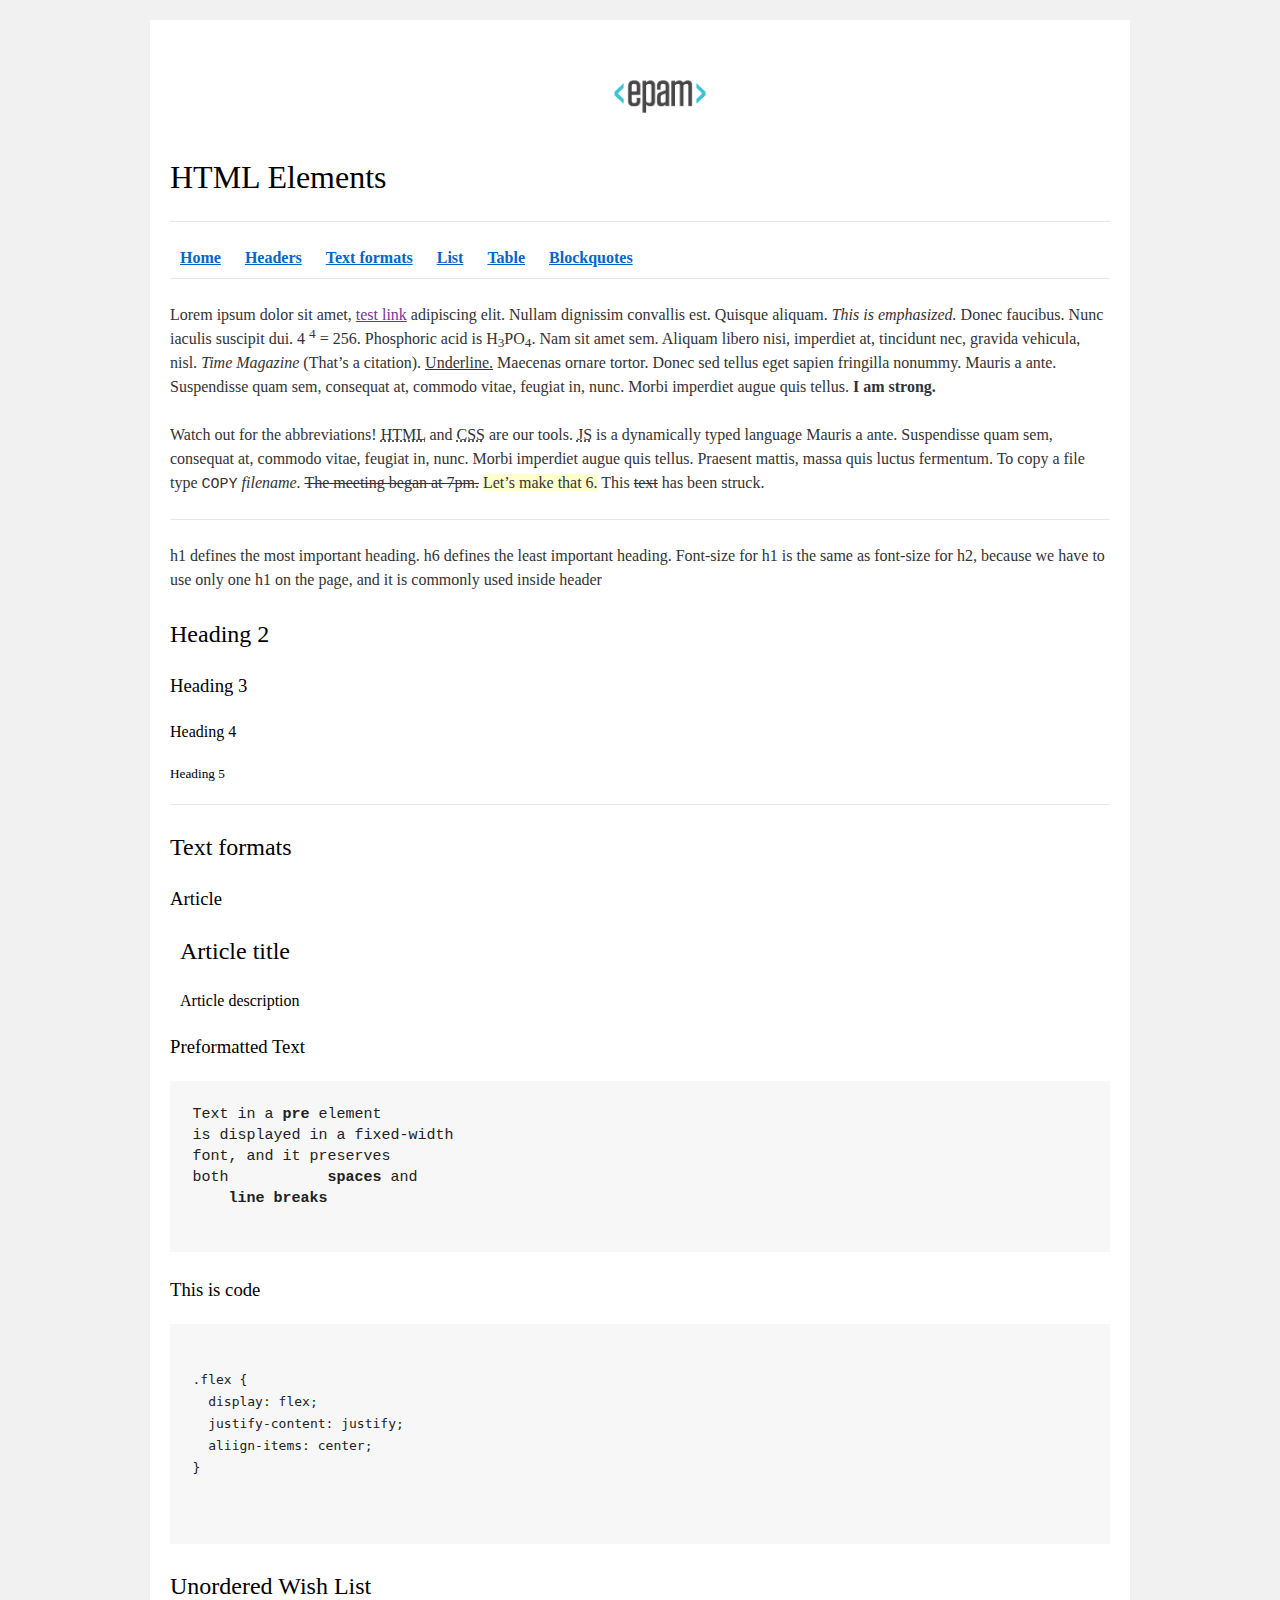
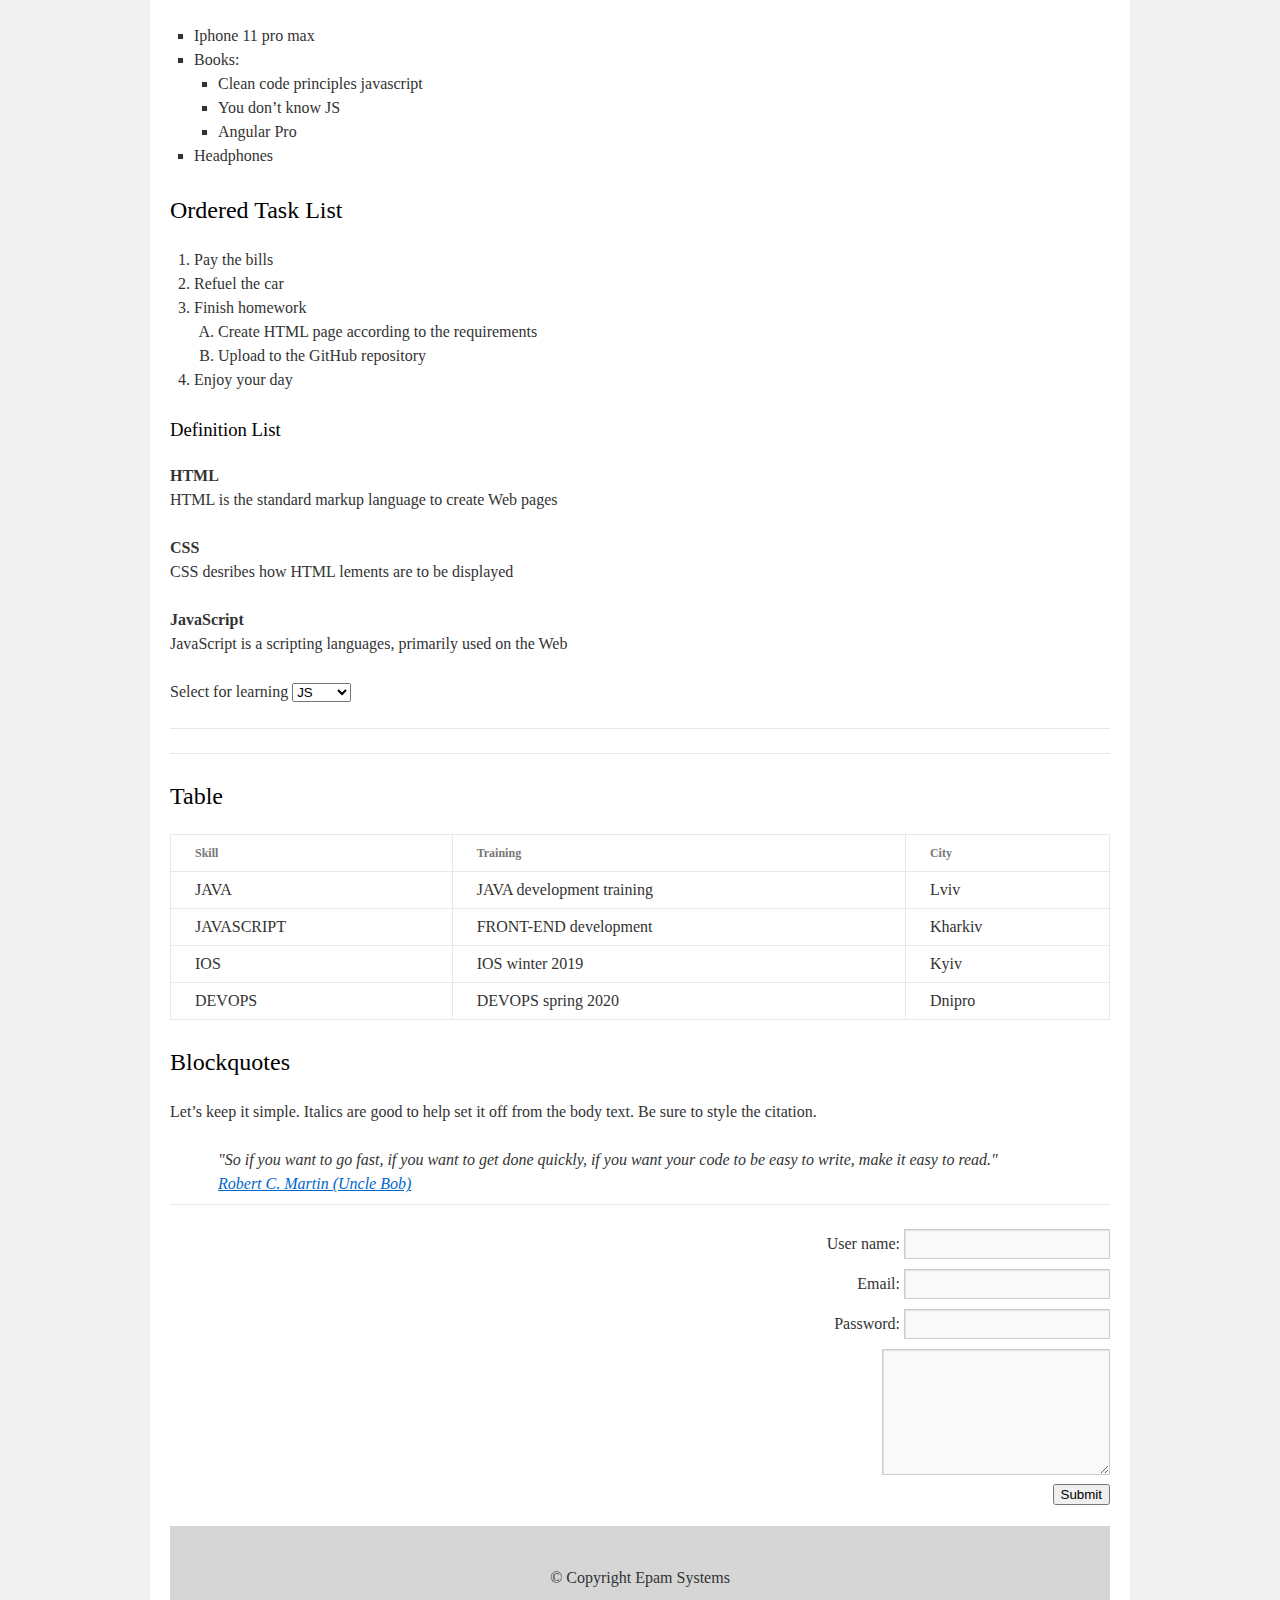
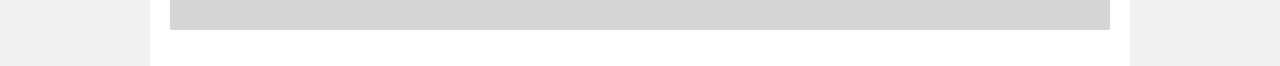
<file: FL12_HW1/homework/index.html>
<!DOCTYPE html>
<html lang="en">

<head>
  <meta charset="utf-8">
  <title>HTML Basics</title>
  <link rel="stylesheet" href="style.css">
</head>

<body>
  <div id="wrapper">
    <div id="main">
      <div id="container">
        <div id="content" role="main">
          <img src="logo.png" alt="Error">
          <h1 id="home">HTML Elements</h1>
          <hr>
          <nav>
            <a href="#home"><b>Home</b></a>
            <a href="#headers"><b>Headers</b></a>
            <a href="#textFormats"><b>Text formats</b></a>
            <a href="#list"><b>List</b></a>
            <a href="#table"><b>Table</b></a>
            <a href="#blockquotes"><b>Blockquotes</b></a>
          </nav>
          <hr>
          <p>Lorem ipsum dolor sit amet, <a href="">test link</a> adipiscing elit.
            Nullam dignissim convallis est.
            Quisque aliquam.
            <i>This is emphasized.</i>
            Donec faucibus.
            Nunc iaculis suscipit dui. 4
            <sup>4</sup> = 256.
            Phosphoric acid is H<sub>3</sub>PO<sub>4</sub>.
            Nam sit amet sem.
            Aliquam libero nisi, imperdiet at, tincidunt nec, gravida vehicula, nisl.
            <cite>Time Magazine</cite>
            (That&rsquo;s a citation).
            <u>Underline.</u>
            Maecenas ornare tortor.
            Donec sed tellus eget sapien fringilla nonummy.
            Mauris a ante.
            Suspendisse quam sem, consequat at, commodo vitae, feugiat in, nunc.
            Morbi imperdiet augue quis tellus.
            <b>I am strong.</b>
          </p>
          <p>
            Watch out for the abbreviations!
            <abbr title="Hyper Text Markup Language">HTML</abbr>
            and
            <abbr title="Cascading Style Sheets">CSS</abbr>
            are our tools.
            <abbr title="JavaScript">JS</abbr>
            is a dynamically typed language
            Mauris a ante.
            Suspendisse quam sem, consequat at, commodo vitae, feugiat in, nunc.
            Morbi imperdiet augue quis tellus.
            Praesent mattis, massa quis luctus fermentum.
            To copy a file type
            <kbd>COPY</kbd>
            <i>filename.</i>
            <del>The meeting began at 7pm.</del>
            <ins>Let&rsquo;s make that 6.</ins>
            This <del>text</del> has been struck.
          </p>
          <hr>
          <section id="headers">
          <p>h1 defines the most important heading. h6 defines the least important heading.
            Font-size for h1 is the same as font-size for h2,
            because we have to use only one h1 on the page, and it is commonly used inside header
          </p>
            <h2>Heading 2</h2>
            <h3>Heading 3</h3>
            <h4>Heading 4</h4>
            <h5>Heading 5</h5>
          </section>
          <hr>
          <section id="textFormats">
            <h2>Text formats</h2>
            <h3>Article</h3>
            <article>
              <h2>Article title</h2>
              <h4>Article description</h4>
            </article>
          </section>
          <section>
            <h3>Preformatted Text</h3>
            <pre>
Text in a <b>pre</b> element
is displayed in a fixed-width
font, and it preserves
both           <b>spaces</b> and
    <b>line breaks</b>
            </pre>
          </section>
          <section>
            <h3>This is code</h3>
            <pre>
              <code>
.flex {
  display: flex;
  justify-content: justify;
  aliign-items: center;
}
              </code>
            </pre>
          </section>
          <section id="list">
            <h2>Unordered Wish List</h2>
            <ul>
              <li>Iphone 11 pro max</li>
              <li>Books:</li>
              <ul>
                <li>Clean code principles javascript</li>
                <li>You don&rsquo;t know JS</li>
                <li>Angular Pro</li>
              </ul>
              <li>Headphones</li>
            </ul>
          </section>
          <section>
            <h2>Ordered Task List</h2>
            <ol>
              <li>Pay the bills</li>
              <li>Refuel the car</li>
              <li>Finish homework</li>
              <ol>
                <li>Create HTML page according to the requirements</li>
                <li>Upload to the GitHub repository</li>
              </ol>
              <li>Enjoy your day</li>
            </ol>
          </section>
          <section>
            <h3>Definition List</h3>
            <p>
              <b>HTML</b><br>
              HTML is the standard markup language to create Web pages
            </p>
            <p>
              <b>CSS</b><br>
              CSS desribes how HTML lements are to be displayed
            </p>
            <p>
              <b>JavaScript</b><br>
              JavaScript is a scripting languages, primarily used on the Web
            </p>
            <p>
              Select for learning
              <select name="select">
                <option value="JS">JS</option>
                <option value="HTML">HTML</option>
                <option value="CSS">CSS</option>
              </select>
            </p>
          </section>
          <hr><hr>
          <section id="table">
            <h2>Table</h2>
            <table border="1" cellpadding="1">
              <tr>
                <th>Skill</th>
                <th>Training</th>
                <th>City</th>
              </tr>
              <tr>
                <td>JAVA</td>
                <td>JAVA development training</td>
                <td>Lviv</td>
              </tr>
              <tr>
                <td>JAVASCRIPT</td>
                <td>FRONT-END development</td>
                <td>Kharkiv</td>
              </tr>
              <tr>
                <td>IOS</td>
                <td>IOS winter 2019</td>
                <td>Kyiv</td>
              </tr>
              <tr>
                <td>DEVOPS</td>
                <td>DEVOPS spring 2020</td>
                <td>Dnipro</td>
              </tr>
            </table>
          </section>
          <section id="blockquotes">
            <h2>Blockquotes</h2>
            <p>Let&rsquo;s keep it simple.
              Italics are good to help set it off from the body text.
              Be sure to style the citation.</p>
            <blockquote>
              "So if you want to go fast, if you want to get done quickly,
              if you want your code to be easy to write, make it easy to read."
              <br>
              <a href="https://en.wikipedia.org/wiki/Robert_C._Martin">Robert C. Martin (Uncle Bob)</a>
            </blockquote>
          </section>
          <hr>
          <form action="#">
            <label for="UserName">User name:</label>
            <input type="text" id="UserName"> <br>
            <label for="Email">Email:</label>
            <input type="text" id="Email"> <br>
            <label for="Password">Password:</label>
            <input type="text" id="Password"> <br>
            <textarea cols="23" rows="5"></textarea><br>
            <button type="submit">Submit</button>
          </form>
          <footer>&copy; Copyright Epam Systems</footer>
        </div>
      </div>
    </div>
  </div>
</body>

</html>
</file>
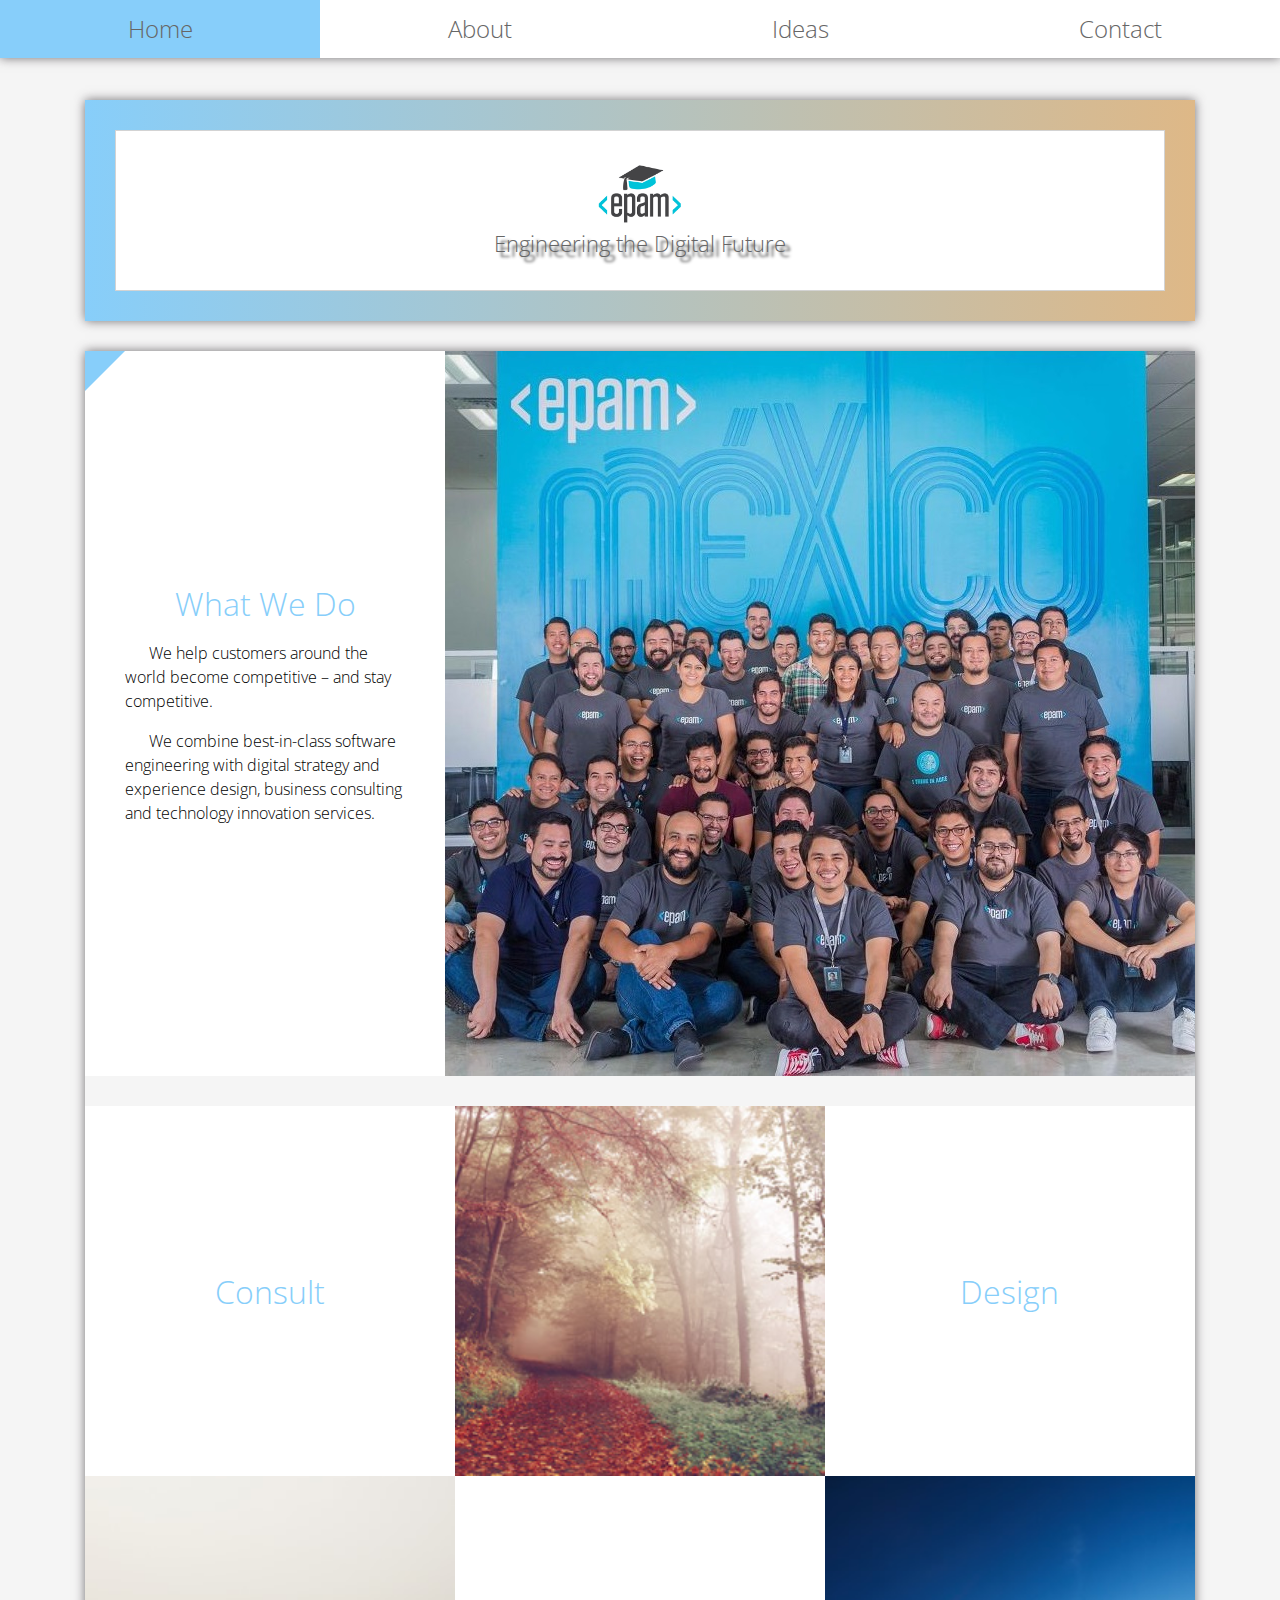
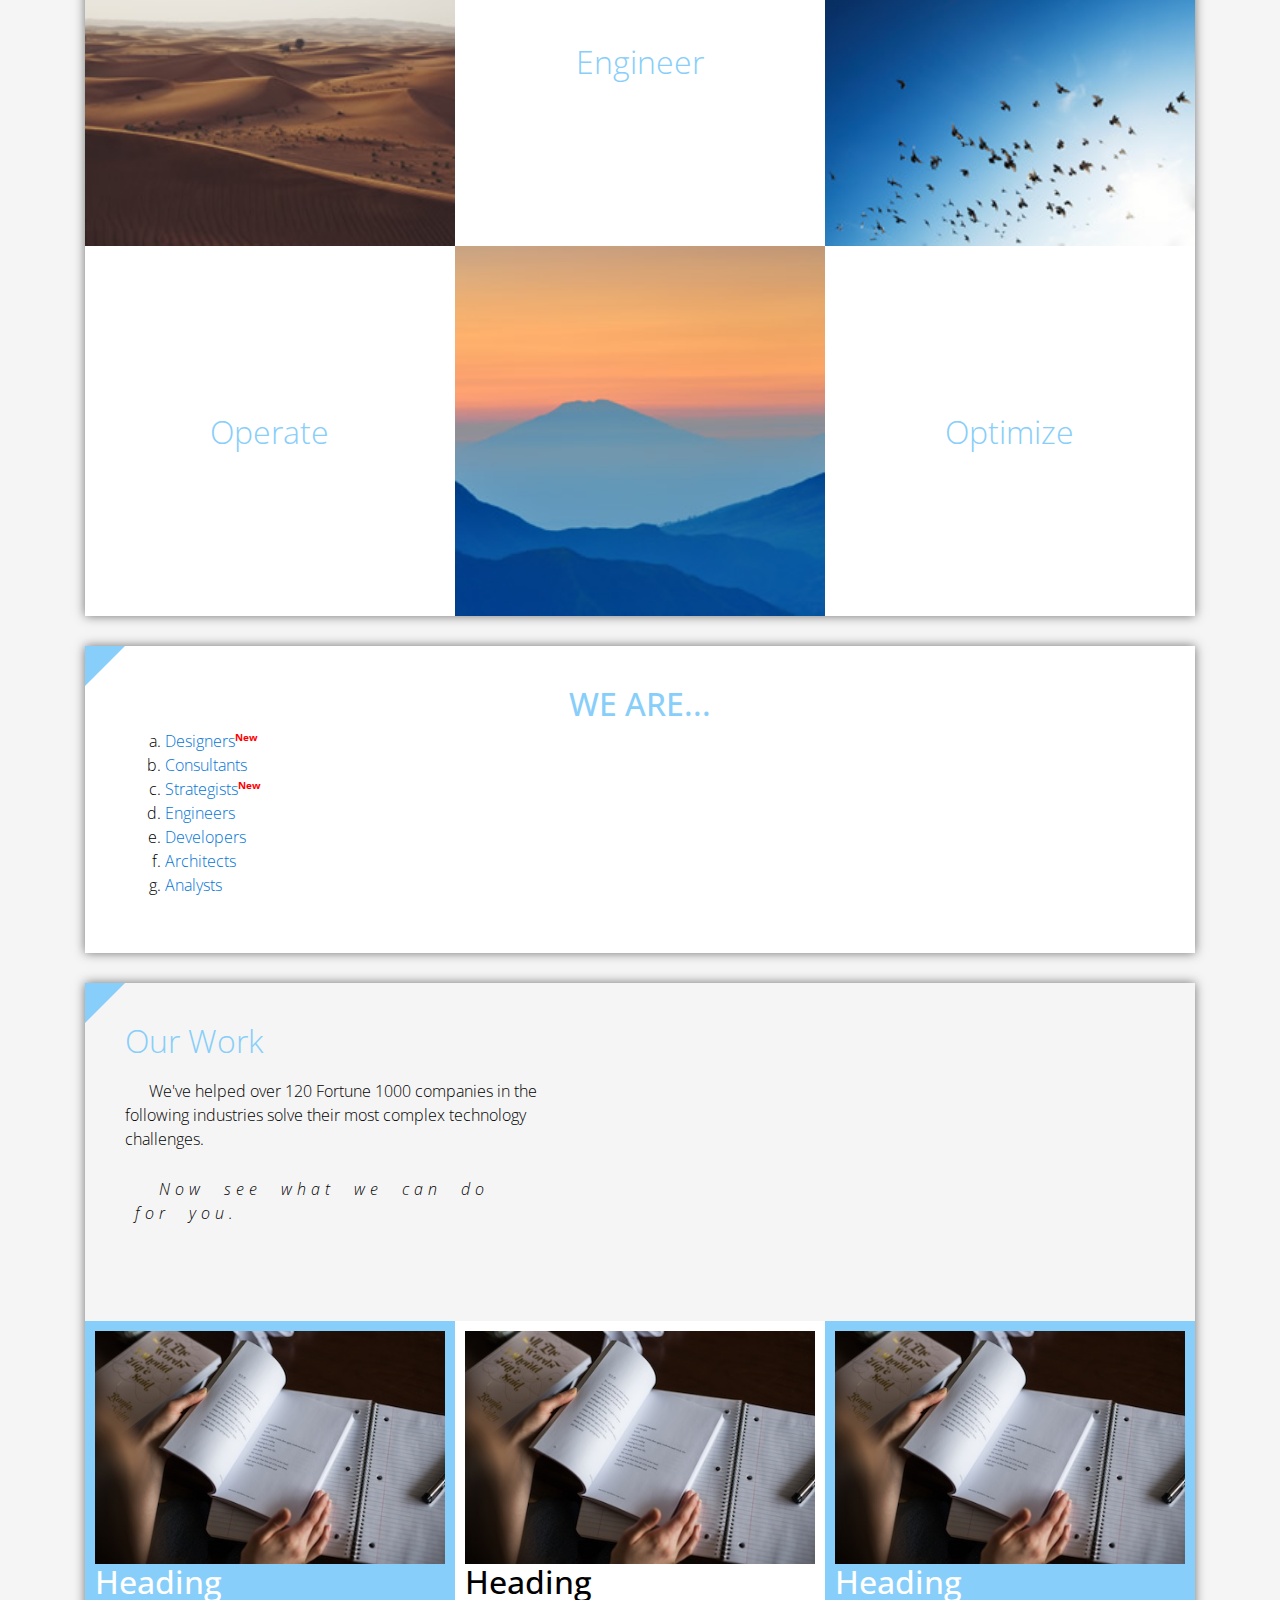
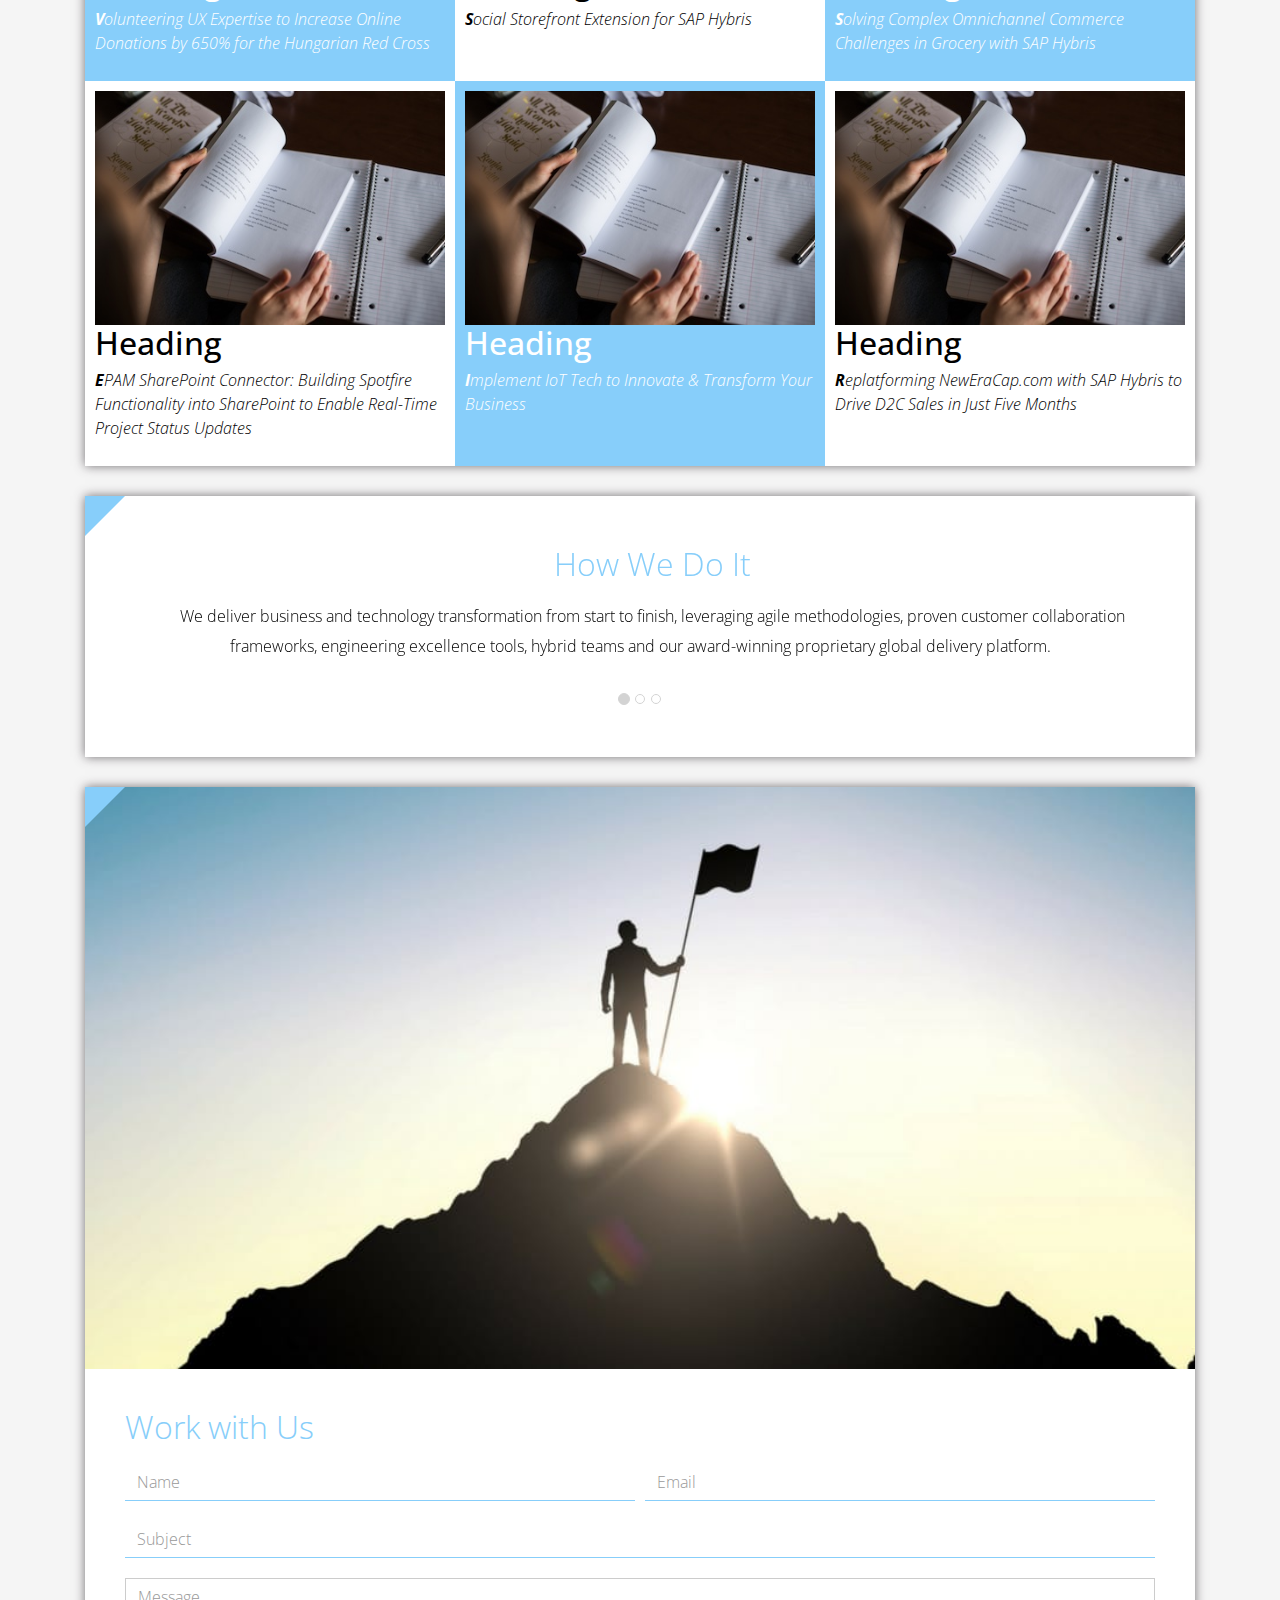
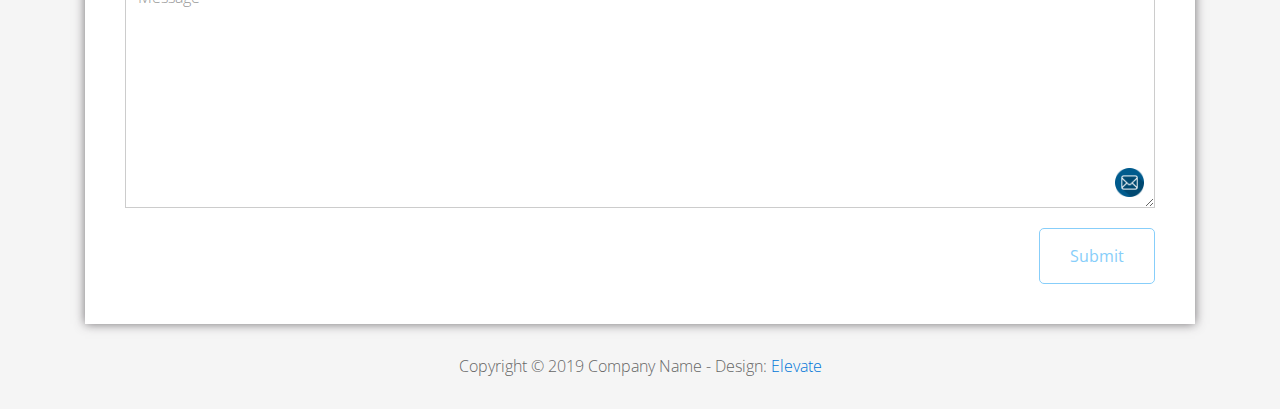
<file: FL12_HW2/homework/index.html>
<!DOCTYPE html>
<html lang="en">
<head>
  <meta charset="utf-8">
  <meta http-equiv="X-UA-Compatible" content="IE=edge">
  <meta name="viewport" content="width=device-width, initial-scale=1">

  <title>CSS Basics HW</title>



  <!-- load stylesheets -->
  <link rel="stylesheet" href="http://fonts.googleapis.com/css?family=Open+Sans:300,400">
  <!-- Google web font "Open Sans" -->
  <link rel="stylesheet" href="css/bootstrap.min.css">
  <!-- Bootstrap style -->
  <link rel="stylesheet" href="css/general.css">
  <link rel="stylesheet" href="css/style.css">
  <!-- Templatemo style -->
</head>

<body>
<div class="container">

  <div class="tm-sidebar">
    <nav class="tm-main-nav">
      <ul>
        <li class="tm-nav-item"><a href="#home" class="tm-nav-item-link">Home</a></li>
        <li class="tm-nav-item"><a href="#about" class="tm-nav-item-link">About</a></li>
        <li class="tm-nav-item"><a href="#ideas" class="tm-nav-item-link">Ideas</a></li>
        <li class="tm-nav-item"><a href="#contact" class="tm-nav-item-link">Contact</a></li>
      </ul>
    </nav>
  </div>

  <div class="tm-main-content">

    <div id="home" class="tm-content-box tm-content-header margin-b-10">
      <div class="tm-banner">
        <div class="tm-banner-inner">
          <img src="img/epam_logo.png" width="100" alt="">
          <p class="tm-banner-text">Engineering the Digital Future</p>
        </div>
      </div>
    </div>

    <section>
      <div class="tm-content-box flex-2-col">

        <div class="padding-medium flex-item tm-team-description-container flex-item">
          <h2 class="tm-section-title">What We Do</h2>
          <p class="tm-section-description">We help customers around the world become competitive – and stay competitive.</p>
          <p class="tm-section-description"> We combine best-in-class software engineering with digital strategy and experience design, business consulting and technology innovation services.</p>
        </div>
        <div class="flex-item tm-team-img">
          <img src="img/epam-mexico.jpg" alt="epam-mexico">
        </div>

      </div>

      <div id="about" class="tm-content-box">

        <ul class="boxes gallery-container">
          <li class="box box-bg">
            <h2 class="tm-section-title tm-section-title-box tm-box-bg-title">Consult</h2>
          </li>
          <li class="box">
            <a href="img/idea-large-01.jpg">
              <img src="img/idea-01.jpg" alt="Image" class="img-fluid thumbnail box-img">
            </a>
          </li>
          <li class="box box-bg">
            <h2 class="tm-section-title tm-section-title-box tm-box-bg-title">Design</h2>
          </li>
          <li class="box">
            <a href="img/idea-large-02.jpg">
              <img src="img/idea-02.jpg" alt="Image" class="img-fluid thumbnail box-img">
            </a>
          </li>
          <li class="box box-bg">
            <h2 class="tm-section-title tm-section-title-box tm-box-bg-title">Engineer</h2>
          </li>
          <li class="box">
            <a href="img/idea-large-03.jpg">
              <img src="img/idea-03.jpg" alt="Image" class="img-fluid thumbnail box-img">
            </a>
          </li>
          <li class="box box-bg">
            <h2 class="tm-section-title tm-section-title-box tm-box-bg-title">Operate</h2>
          </li>
          <li class="box">
            <a href="img/idea-large-04.jpg">
              <img src="img/idea-04.jpg" alt="Image" class="img-fluid thumbnail box-img">
            </a>
          </li>
          <li class="box box-bg">
            <h2 class="tm-section-title tm-section-title-box tm-box-bg-title">Optimize</h2>
          </li>
        </ul>

      </div>

    </section>

    <!-- slider -->
    <section class="heading tm-content-box">
      <div class="padding-medium">
        <h2> WE ARE...</h2>
        <ol>
          <li><a href="index.html" class="text">Designers</a></li>
          <li><a href="index.html">Consultants</a></li>
          <li><a href="#" class="text">Strategists</a></li>
          <li><a href="#">Engineers</a></li>
          <li><a href="#">Developers</a></li>
          <li><a href="#">Architects</a></li>
          <li><a href="#">Analysts</a></li>
        </ol>
      </div>
    </section>

    <section class="blocks">
      <div class="padding-medium flex-item tm-team-description-container">
        <h2 class="tm-section-title">Our Work</h2>
        <p class="tm-section-description">We've helped over 120 Fortune 1000 companies in the following industries solve their most complex technology challenges. </p>
        <p class="tm-section-description"> Now see what we can do for you.</p>
      </div>
      <div class="tm-content-box flex-2-col">
      </div>
      <div  class="tm-content-box">
        <ul class="boxes gallery-container">
          <li class="box box-work">
            <img src="img/study.jpeg" alt="Image" class="img-fluid">
            <div>
              <h2>Heading</h2>
              <p>Volunteering UX Expertise to Increase Online Donations by 650% for the Hungarian Red Cross</p>
            </div>
          </li>
          <li class="box box-work">
            <img src="img/study.jpeg" alt="Image" class="img-fluid">
            <div>
              <h2>Heading</h2>
              <p>Social Storefront Extension for SAP Hybris</p>
            </div>
          </li>
          <li class="box box-work">
            <img src="img/study.jpeg" alt="Image" class="img-fluid">
            <div>
              <h2>Heading</h2>
              <p>Solving Complex Omnichannel Commerce Challenges in Grocery with SAP Hybris</p>
            </div>
          </li>
          <li class="box box-work">
            <img src="img/study.jpeg" alt="Image" class="img-fluid">
            <div>
              <h2>Heading</h2>
              <p>EPAM SharePoint Connector: Building Spotfire Functionality into SharePoint to Enable Real-Time Project Status Updates</p>
            </div>
          </li>
          <li class="box box-work">
            <img src="img/study.jpeg" alt="Image" class="img-fluid">
            <div>
              <h2>Heading</h2>
              <p>Implement IoT Tech to Innovate &amp; Transform Your Business</p>
            </div>
          </li>
          <li class="box box-work">
            <img src="img/study.jpeg" alt="Image" class="img-fluid">
            <div>
              <h2>Heading</h2>
              <p>Replatforming NewEraCap.com with SAP Hybris to Drive D2C Sales in Just Five Months</p>
            </div>
          </li>
        </ul>

      </div>
    </section>

    <section id="ideas">
      <div id="tmCarousel" class="carousel slide tm-content-box" data-ride="carousel">

        <ol class="carousel-indicators">
          <li data-target="#tmCarousel" data-slide-to="0" class="active"></li>
          <li data-target="#tmCarousel" data-slide-to="1" class=""></li>
          <li data-target="#tmCarousel" data-slide-to="2" class=""></li>
        </ol>

        <div class="carousel-inner" role="listbox">

          <div class="carousel-item active">
            <div class="carousel-content">
              <div class="flex-item">
                <h2 class="tm-section-title">How We Do It</h2>
                <p class="tm-section-description carousel-description">We deliver business and technology transformation from start to finish, leveraging agile methodologies, proven customer collaboration frameworks, engineering excellence tools, hybrid teams and our award-winning proprietary global delivery platform.</p>
              </div>
            </div>
          </div>

          <div class="carousel-item">
            <div class="carousel-content">
              <div class="flex-item">
                <h2 class="tm-section-title">Our Clients</h2>
                <p class="tm-section-description carousel-description">Lorem ipsum dolor sit amet,
                  consectetur adipiscing elit. Quisque vel nisi pharetra nibh varius pharetra ac
                  sagittis nisi. Etiam pharetra vestibulum hendrerit. Pellentesque interdum metus
                  sed massa rutrum.</p>
              </div>
            </div>
          </div>

          <div class="carousel-item">
            <div class="carousel-content">
              <div class="flex-item">
                <h2 class="tm-section-title">Our Projects</h2>
                <p class="tm-section-description carousel-description">Donec ex libero, fringilla
                  vitae purus sit amet, rhoncus pharetra lorem. Pellentesque id sem id lacus
                  ultricies vehicula. Aliquam rutrum mi non. Pellentesque interdum metus sed massa
                  rutrum.</p>
              </div>
            </div>
          </div>

        </div>

      </div>
    </section>

    <section class="tm-content-box">
      <img src="img/contact-us.jpg" alt="Contact image" class="img-fluid img-contact-us">

      <div id="contact" class="padding-medium">
        <h2 class="tm-section-title">Work with Us</h2>
        <form action="#contact" method="get" class="contact-form">

          <div class="form-group col-xs-12 col-sm-12 col-md-6 col-lg-6 form-group-2-col-left">
            <input type="text" id="contact_name" name="contact_name" class="form-control"
                   placeholder="Name" required/>
          </div>
          <div class="form-group col-xs-12 col-sm-12 col-md-6 col-lg-6 form-group-2-col-right mandatory-field">
            <input type="email" id="contact_email" name="contact_email" class="form-control"
                   placeholder="Email" required/>
          </div>
          <div class="form-group">
            <input type="text" id="contact_subject" name="contact_subject" class="form-control"
                   placeholder="Subject" required/>
          </div>
          <div class="form-group">
            <textarea id="contact_message" name="contact_message" class="form-control" rows="9"
                      placeholder="Message" required></textarea>
          </div>

          <button type="submit" class="btn btn-primary submit-btn">Submit</button>

        </form>
      </div>
    </section>

    <footer class="tm-footer">
      <p class="text-xs-center">Copyright &copy; 2019 Company Name

        - Design: <a rel="nofollow" href="http://www.templatemo.com/tm-481-elevate"
                     target="_parent">Elevate</a></p>
    </footer>

  </div>

</div>

</body>
</html>
</file>
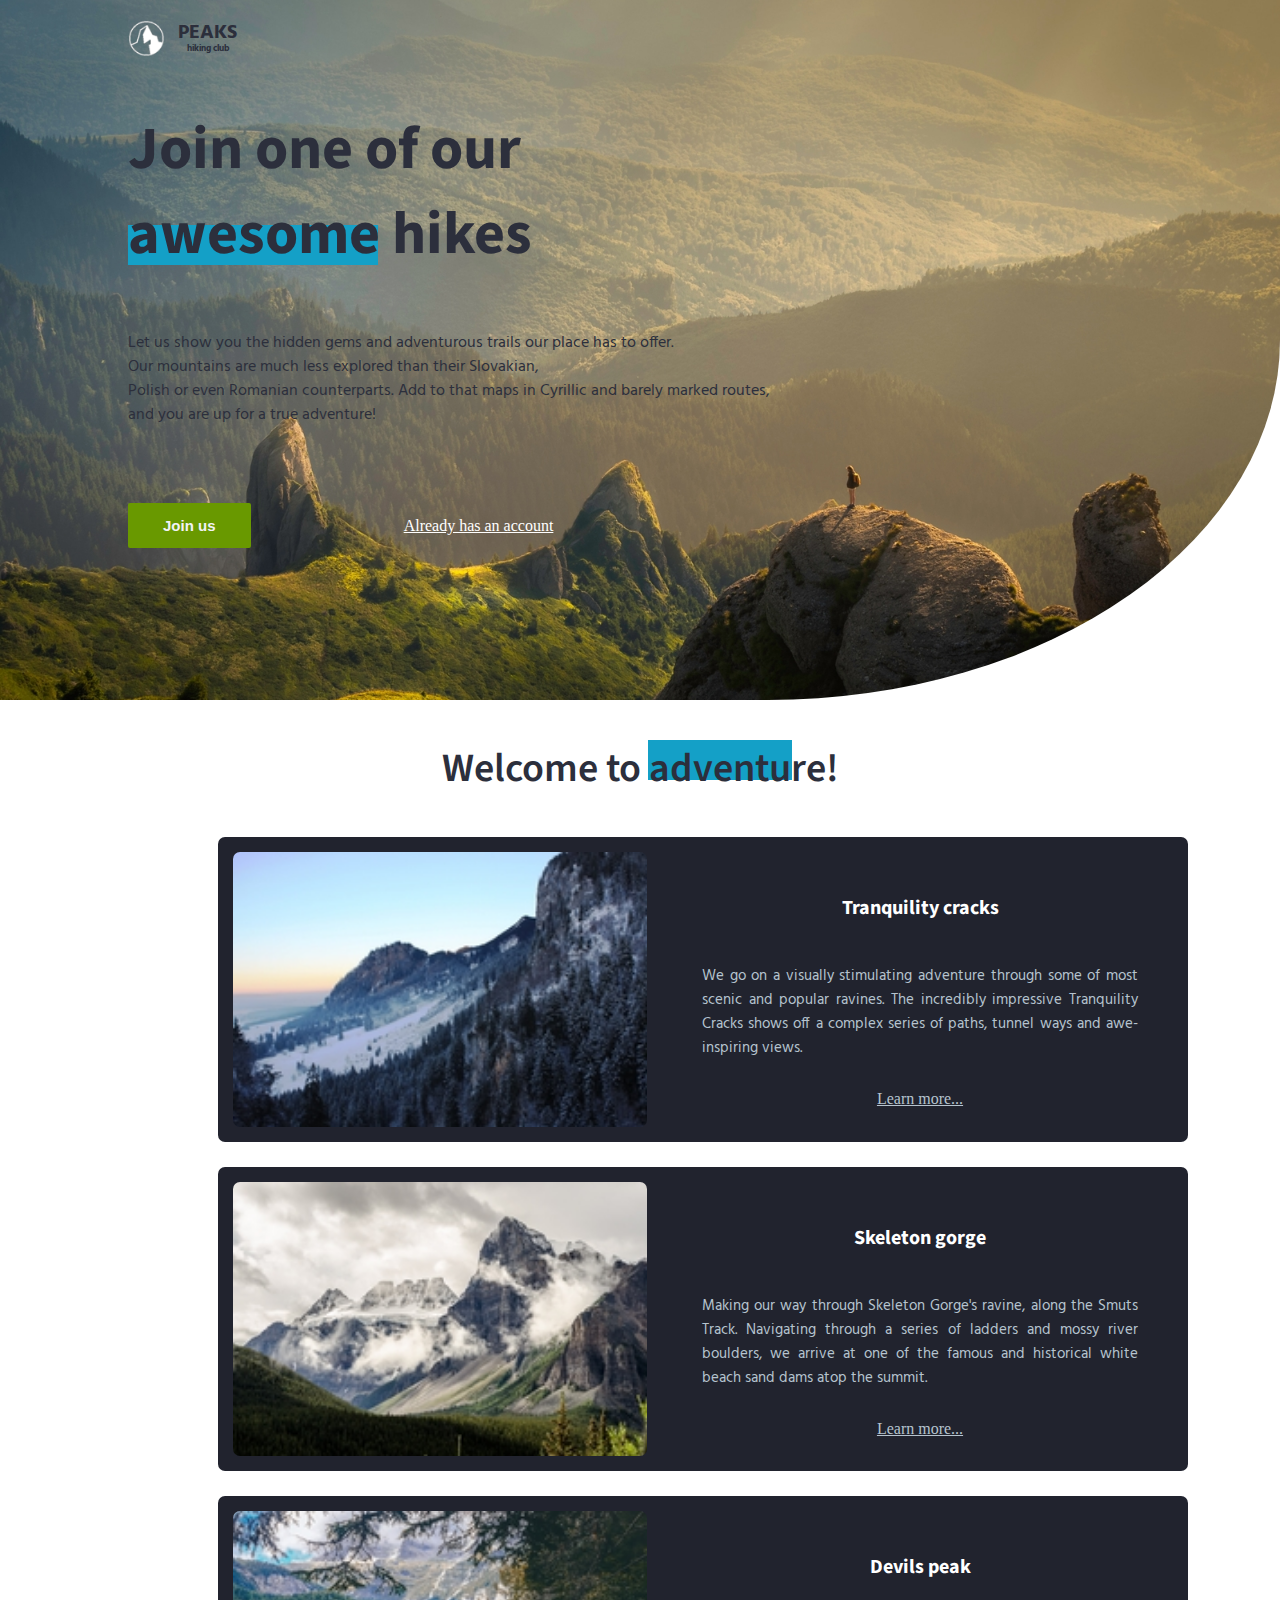
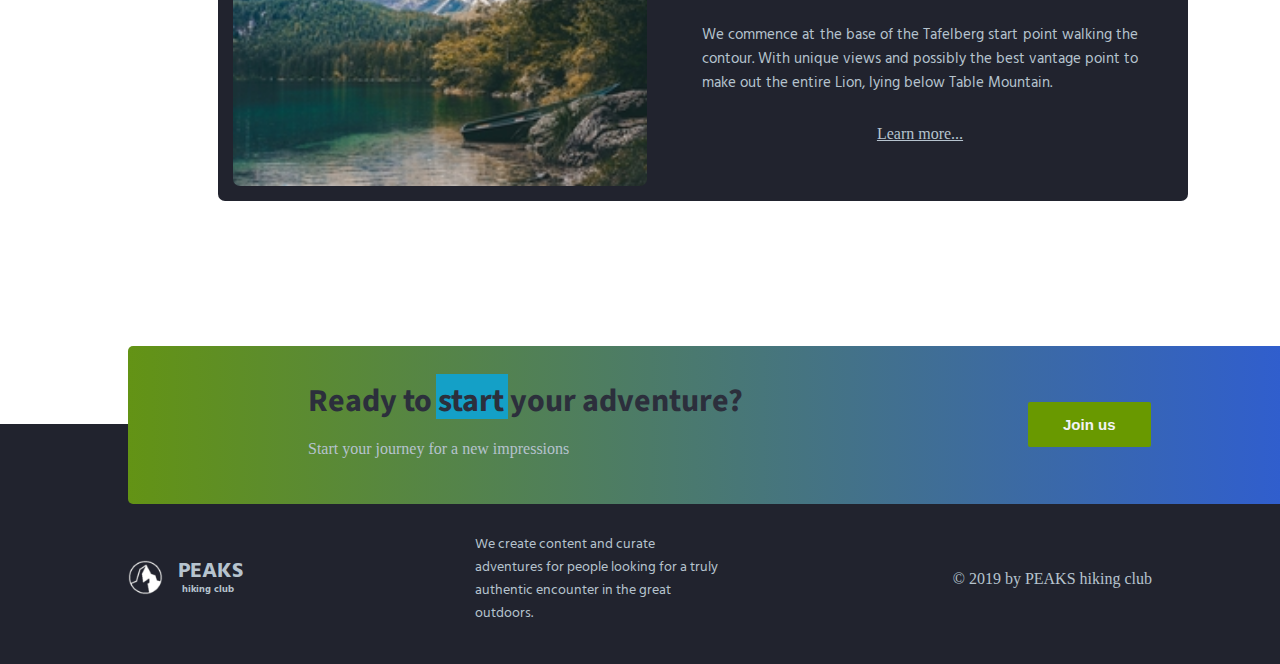
<file: FL12_HW3/homework/index.html>
<!DOCTYPE html>
<html lang="en">

<head>
    <meta charset="UTF-8">
    <meta name="viewport" content="width=device-width, initial-scale=1.0">
    <meta http-equiv="X-UA-Compatible" content="ie=edge">
    <link href="https://fonts.googleapis.com/css?family=Hind:400,600%7CSource+Sans+Pro:400,600,700%7CFresca"
          rel="stylesheet"/>

    <!-- Styles should be switched here: -->

    <link rel="stylesheet" type="text/css" href="css/style1.css">
    <!--     <link rel="stylesheet" type="text/css" href="css/style2.css">-->

    <title>PEAKS hiking club</title>
</head>

<body>
<header class="header">
    <div class="header-wrap">
        <div class="landing-logo">
            <img src="img/m-logo.png" alt="logo"/>
            <p>PEAKS<span>hiking club</span></p>
        </div>
        <p class="header_heading">
            Join one of our awesome hikes
        </p>
        <p class="header_text">
            Let us show you the hidden gems and adventurous trails our place has to offer.
            Our mountains are much less explored than their Slovakian,
            Polish or even Romanian counterparts. Add to that maps in Cyrillic and barely marked routes,
            and you are up for a true adventure!
        </p>
        <div>
            <button class="header_button">Join us</button>
            <a href="#" class="login">Already has an account</a>
        </div>
    </div>
</header>
<main class="section">
    <p class="section_text">
        Welcome to adventure!
    </p>
    <div class="section_card_wrap">
        <div class="section_card">
            <img class="section_card_img"
                 src="img/m-1.jpg"
                 alt="experts"/>
            <div class="section_card_right_container">
                <p class="section_card_heading">
                    Tranquility cracks
                </p>
                <p class="section_card_text">
                    We go on a visually stimulating adventure through some of most scenic and popular ravines.
                    The incredibly impressive Tranquility Cracks shows off a complex series of paths, tunnel ways and
                    awe-inspiring views.
                </p>
                <a href="#" class="section_link">Learn more...</a>
            </div>
        </div>
        <div class="section_card">
            <img class="section_card_img"
                 src="img/m-2.jpg"
                 alt="content formats"/>
            <div class="section_card_right_container">
                <p class="section_card_heading">
                    Skeleton gorge
                </p>
                <p class="section_card_text">
                    Making our way through Skeleton Gorge's ravine, along the Smuts Track.
                    Navigating through a series of ladders and mossy river boulders, we arrive at one of the famous and
                    historical white beach sand dams atop the summit.
                </p>
                <a href="#" class="section_link">Learn more...</a>
            </div>
        </div>
        <div class="section_card">
            <img class="section_card_img"
                 src="img/m-3.jpg"
                 alt="certificate"/>
            <div class="section_card_right_container">
                <p class="section_card_heading">
                    Devils peak
                </p>
                <p class="section_card_text">
                    We commence at the base of the Tafelberg start point walking the contour.
                    With unique views and possibly the best vantage point to make out the entire Lion, lying below Table
                    Mountain.
                </p>
                <a href="#" class="section_link">Learn more...</a>
            </div>
        </div>
    </div>
    <div class="section_banner">
        <div class="section_banner_text_wrap">
            <p class="section_banner_heading">
                Ready to start your adventure?
            </p>
            <p class="section_banner_text">
                Start your journey for a new impressions
            </p>
        </div>
        <button class="section_banner_button">Join us</button>
    </div>
</main>
<footer class="footer">
    <div class="footer-wrap">
        <div class="footer_logo landing-logo">
            <img src="img/m-logo.png" alt="logo"/>
            <p>PEAKS<span>hiking club</span></p>
        </div>
        <p class="footer_text">
            We create content and curate adventures for people looking for a truly authentic encounter in the great
            outdoors.
        </p>
        <span class="footer-cr">
          &copy; 2019 by PEAKS hiking club
        </span>
    </div>
</footer>
</body>

</html>
</file>
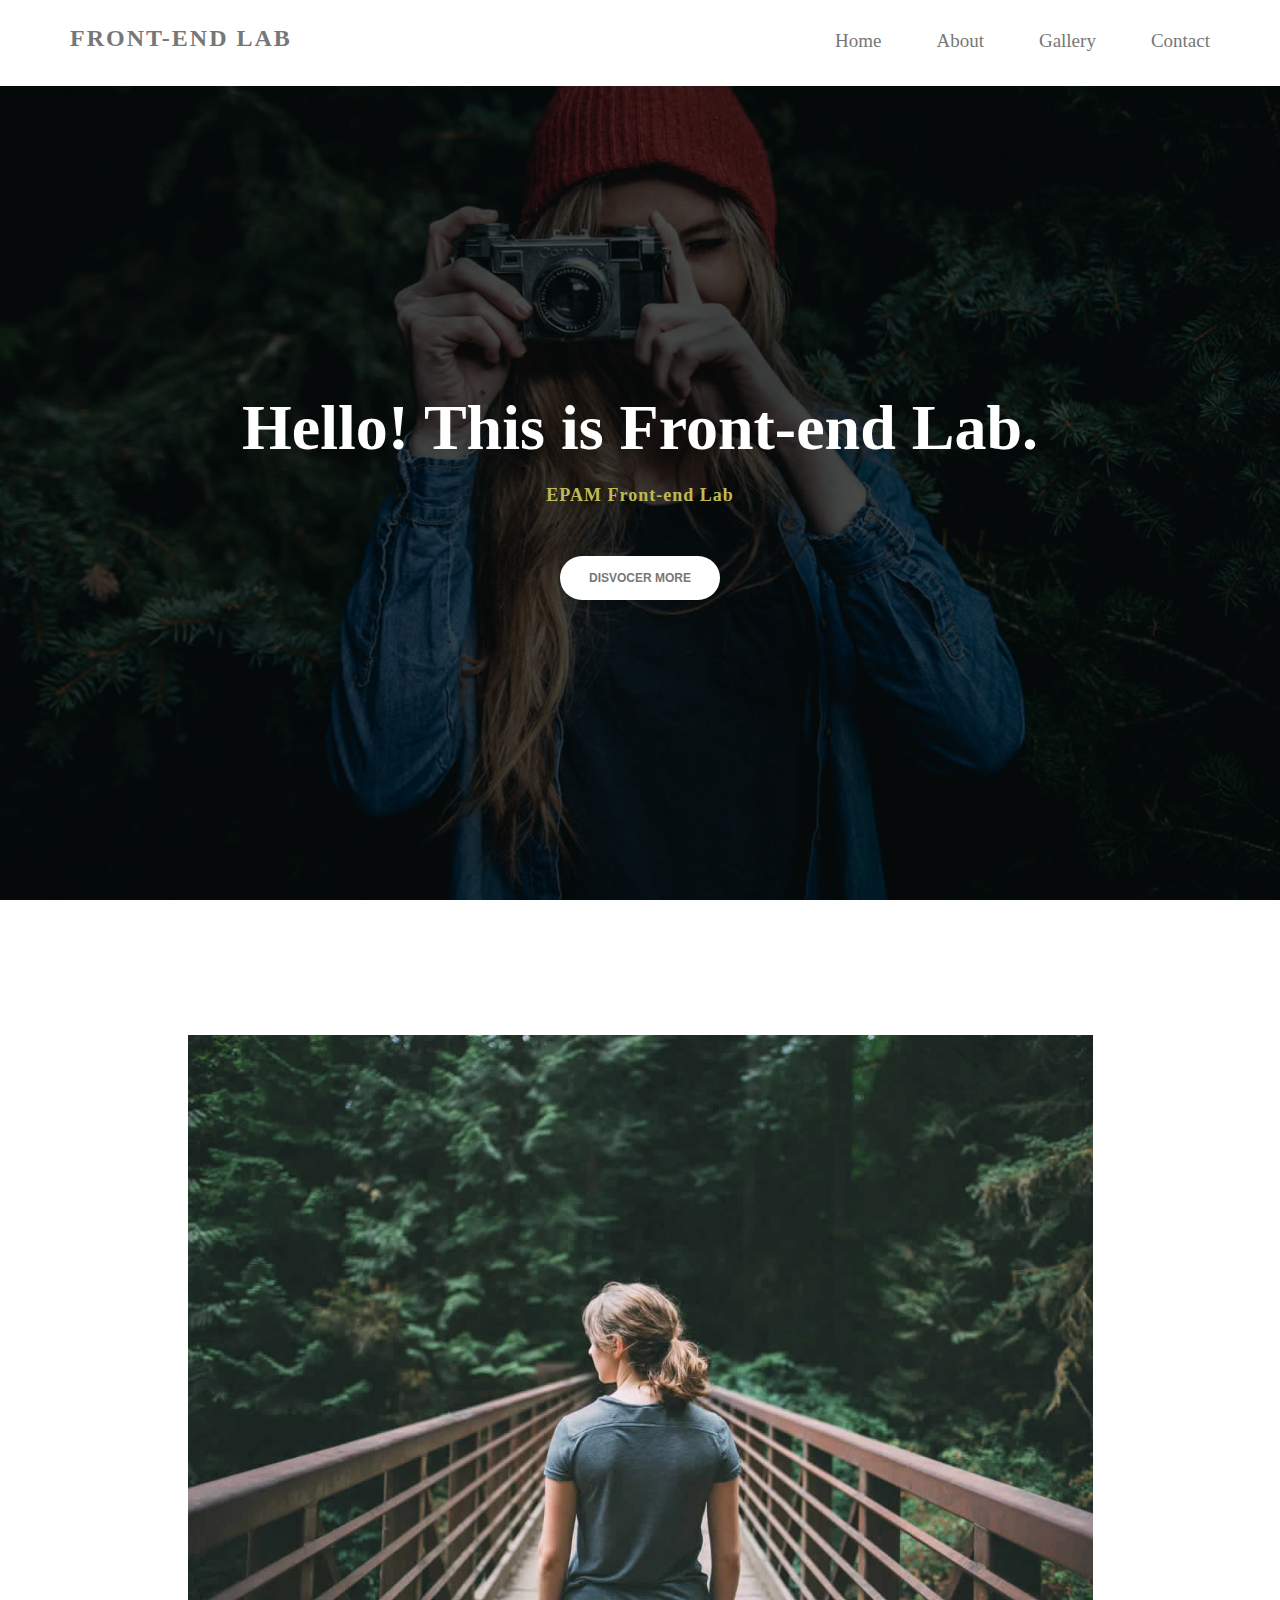
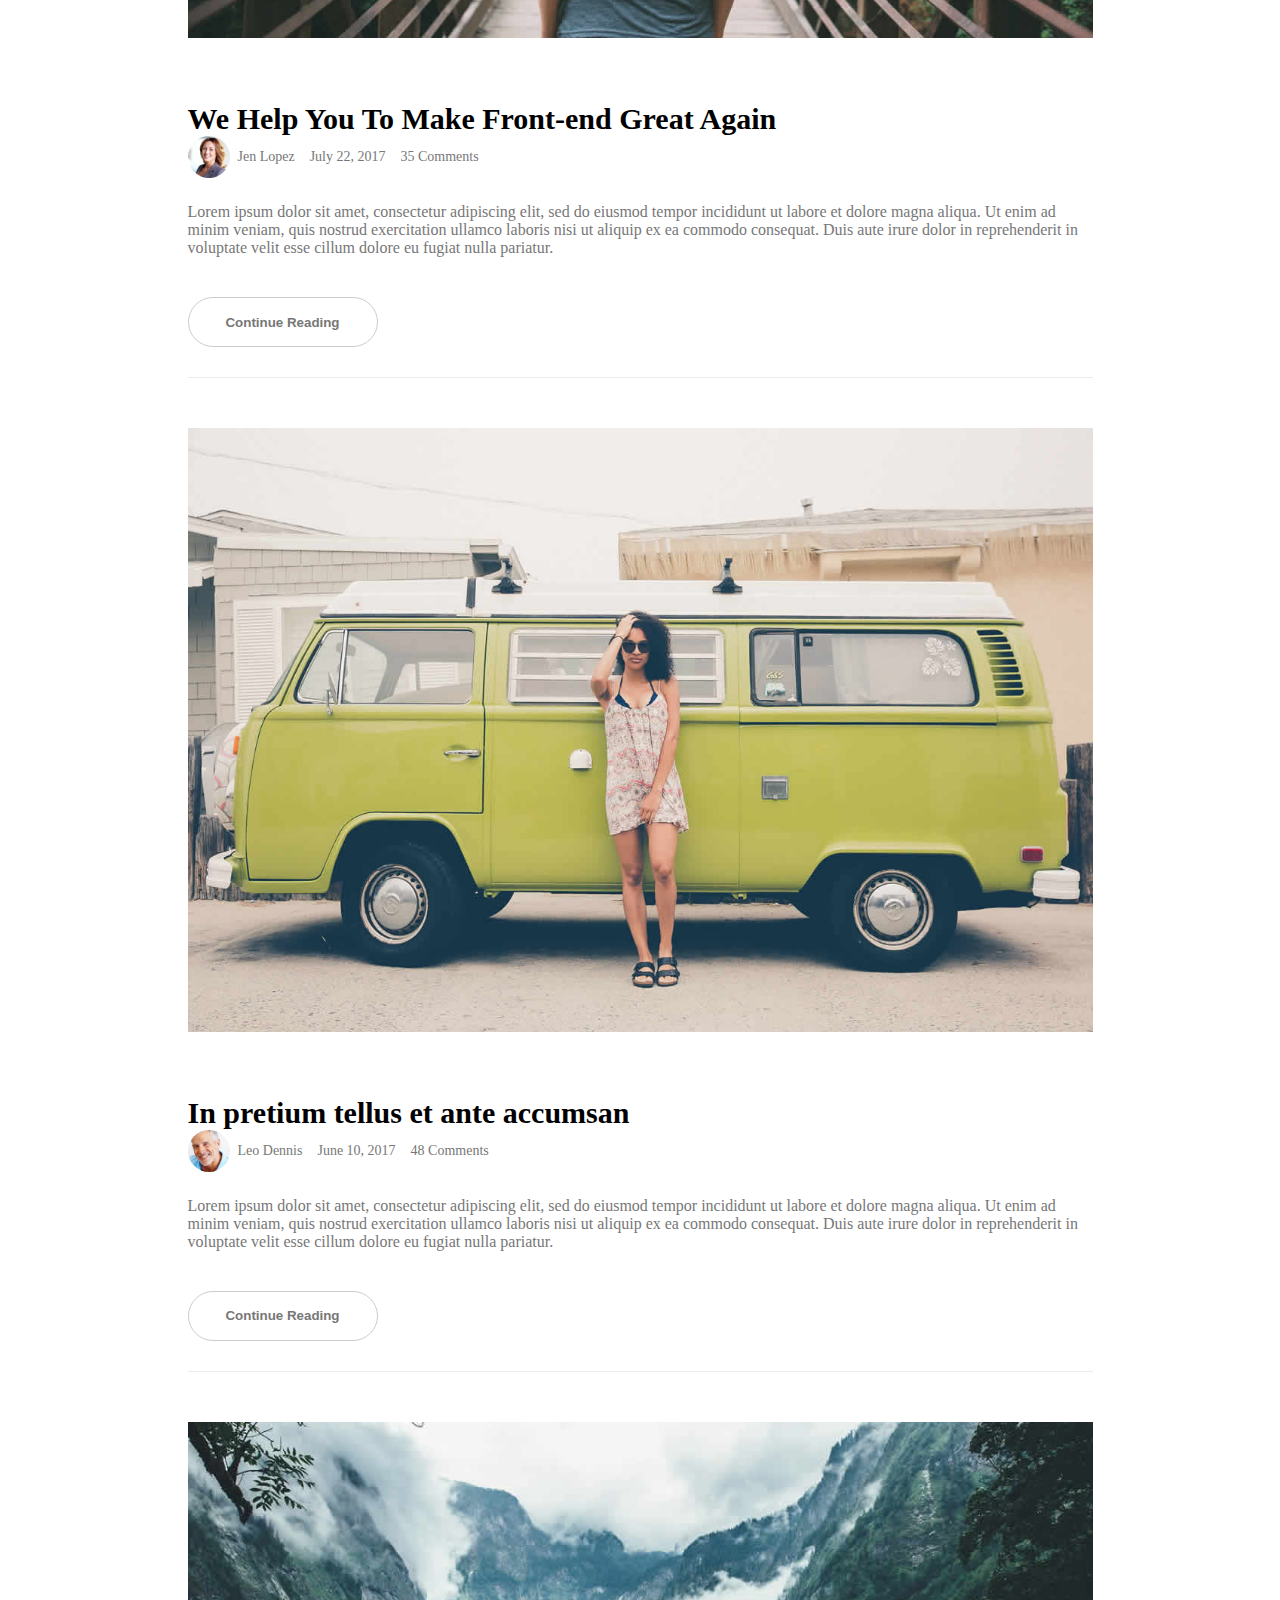
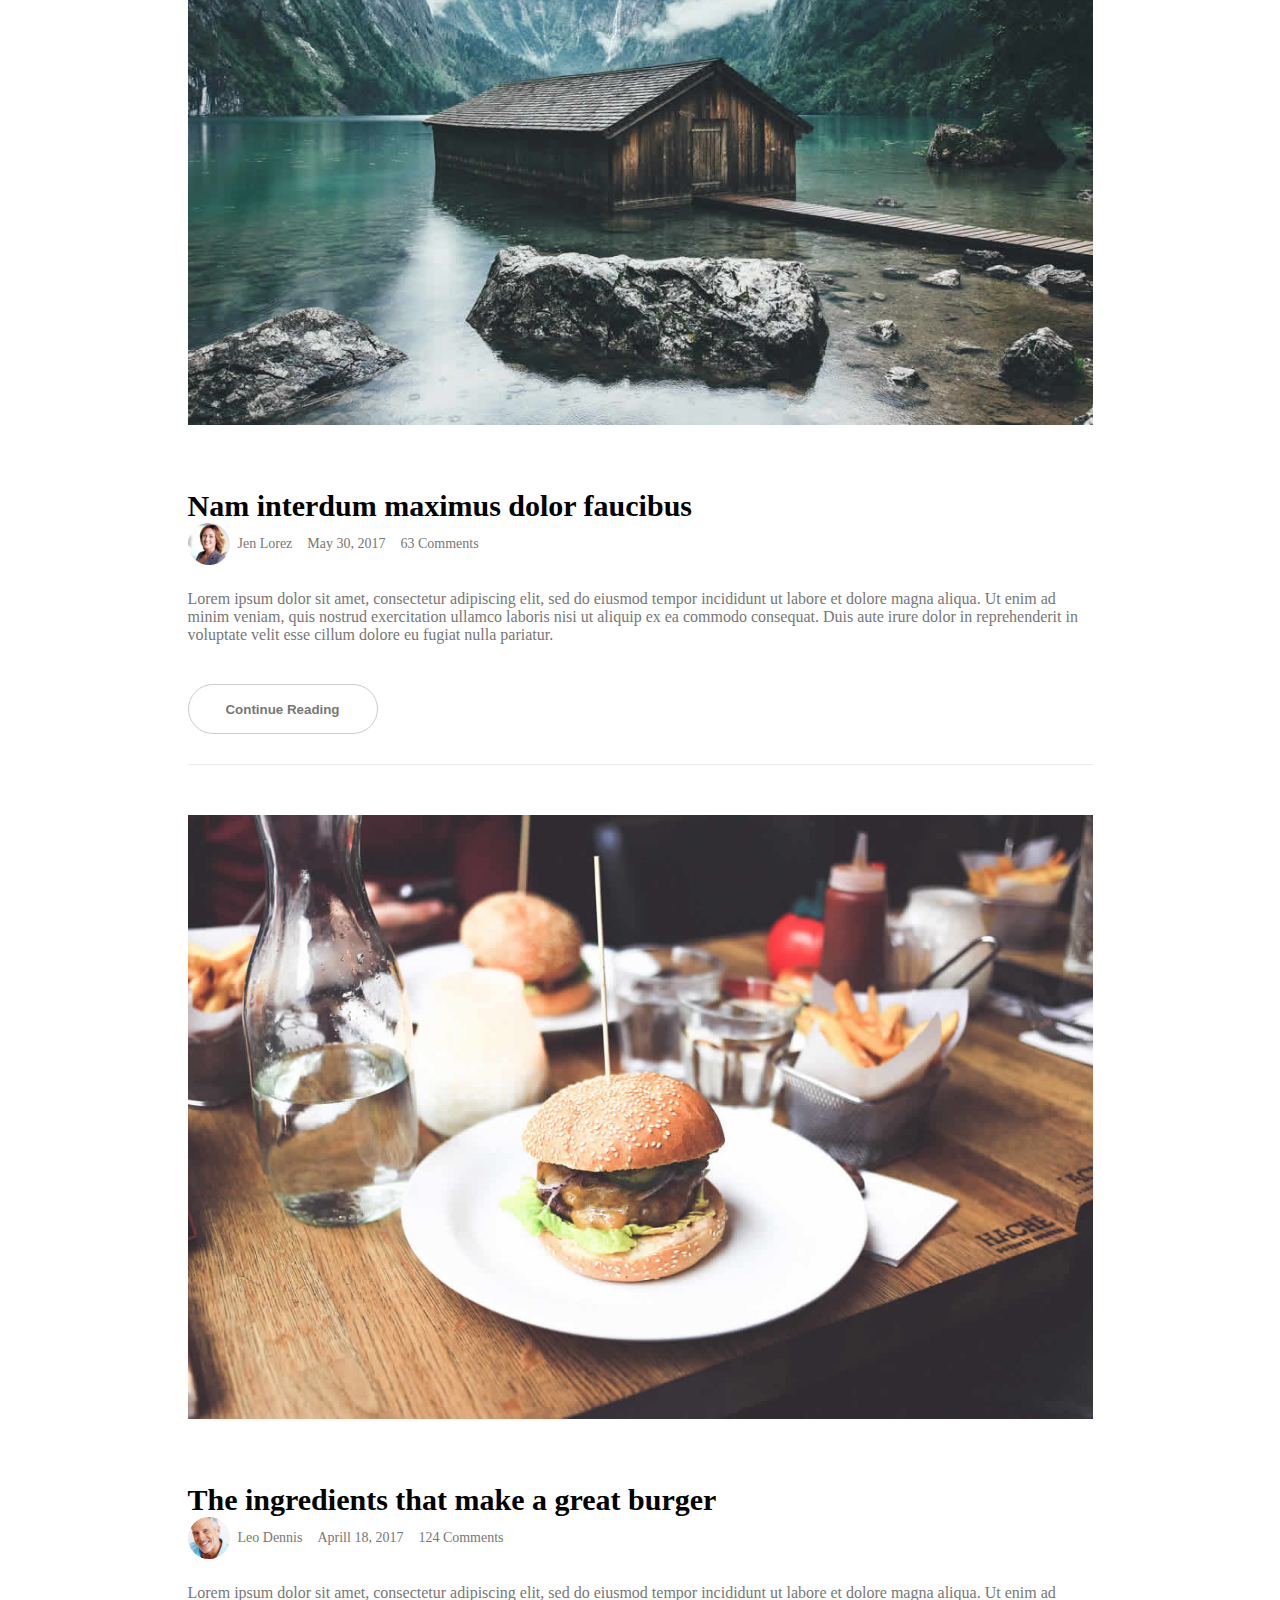
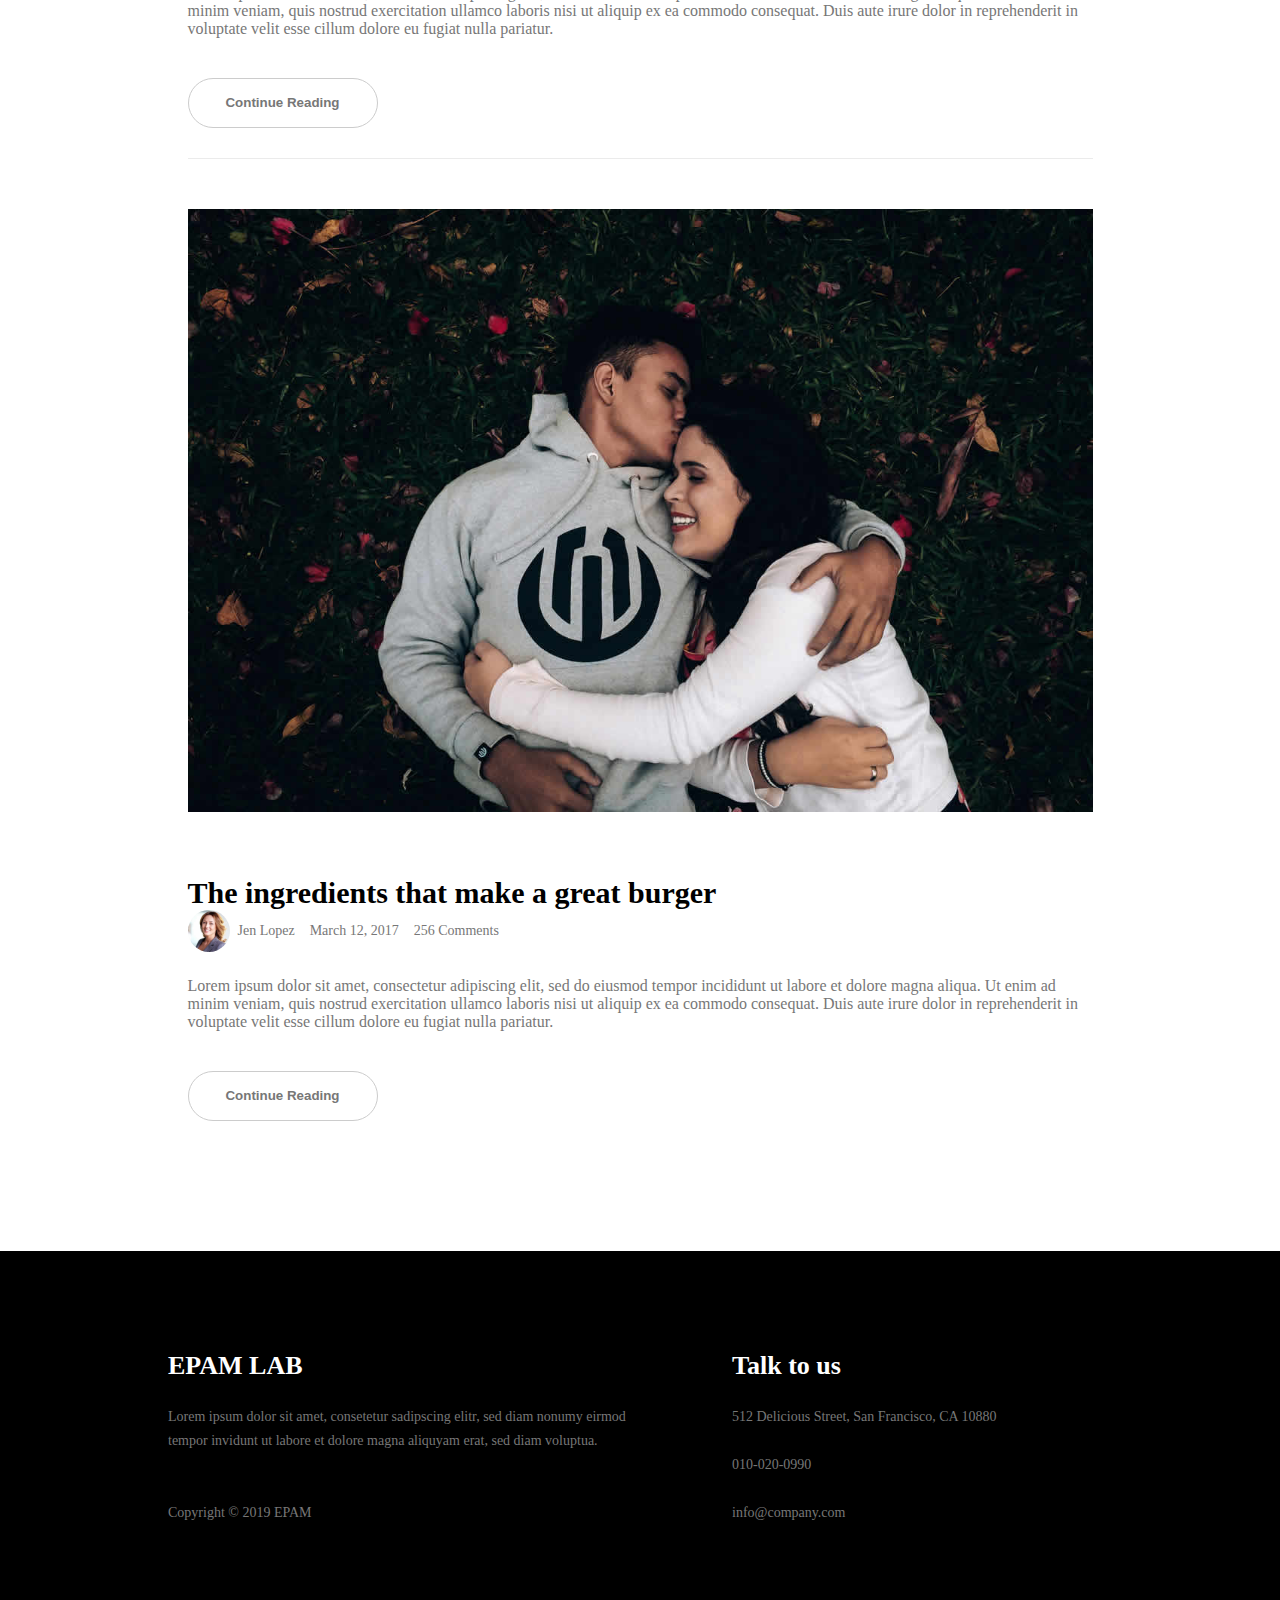
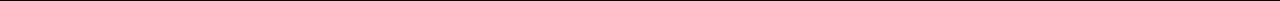
<file: FL12_HW4/homework/index.html>
<!DOCTYPE html>
<html lang="zxx">
<head>
    <meta charset="UTF-8">
    <meta name="viewport" content="width=device-width, initial-scale=1.0">
    <meta http-equiv="X-UA-Compatible" content="ie=edge">
    <title>FRONT-END LAB</title>
    <link href="http://fonts.googleapis.com/css?family=Open+Sans" rel="stylesheet">
    <link rel="stylesheet" href="css/style.css">
</head>
<body>
<header class="header">
    <div class="headerWrap">
        <div class="logo">
            FRONT-END LAB
        </div>
        <nav class="nav">
            <ul class="navItems">
                <li class="navItemLink">
                    <a href="#" class="navLink">Home</a>
                </li>
                <li class="navItemLink">
                    <a href="#" class="navLink">About</a>
                </li>
                <li class="navItemLink">
                    <a href="#" class="navLink">Gallery</a>
                </li>
                <li class="navItemLink">
                    <a href="#" class="navLink">Contact</a>
                </li>
            </ul>
        </nav>
    </div>
</header>
<section class="section">
    <div class="sectionBanner">
        <div class="sectionWrap">
            <h1 class="sectionHeading">
                Hello! This is Front-end Lab.
            </h1>
            <h2 class="sectionText">
                EPAM Front-end Lab
            </h2>
            <button class="sectionButton">
                Disvocer More
            </button>
        </div>
    </div>
</section>
<main class="main">
    <div class="mainWrap">
        <div class="mainContainer">
            <article>
            <img src="./img/blog-image1.jpg" alt="image" class="mainImages">
            <h2 class="mainContainerHeading">
                We Help You To Make Front-end Great Again
            </h2>
            <div class="mainContainerContent">
                <img src="./img/author-image1.jpg" alt="Jen Lopez" class="mainContainerAuthorImg">
                <div class="mainContainerAuthor">
                    Jen Lopez
                </div>
                <div class="mainContainerDate">
                    July 22, 2017
                </div>
                <div class="mainContainerCommets">
                    35 Comments
                </div>
            </div>
                <div class="mainContainerText">
                    Lorem ipsum dolor sit amet, consectetur adipiscing elit, sed do eiusmod tempor incididunt
                    ut labore et dolore magna aliqua. Ut enim ad minim veniam, quis nostrud exercitation
                    ullamco laboris nisi ut aliquip ex ea commodo consequat. Duis aute irure dolor in
                    reprehenderit in voluptate velit esse cillum dolore eu fugiat nulla pariatur.
                </div>
                <button class="mainContainerButton">Continue Reading</button>
            </article>
            <article>
            <img src="./img/blog-image2.jpg" alt="image" class="mainImages">
            <h2 class="mainContainerHeading">
                In pretium tellus et ante accumsan
            </h2>
            <div class="mainContainerContent">
                <img src="./img/author-image2.jpg" alt="Leo Dennis" class="mainContainerAuthorImg">
                <div class="mainContainerAuthor">
                    Leo Dennis
                </div>
                <div class="mainContainerDate">
                    June 10, 2017
                </div>
                <div class="mainContainerCommets">
                    48 Comments
                </div>
                <hr>
            </div>
                <div class="mainContainerText">
                    Lorem ipsum dolor sit amet, consectetur adipiscing elit, sed do eiusmod tempor incididunt
                    ut labore et dolore magna aliqua. Ut enim ad minim veniam, quis nostrud exercitation
                    ullamco laboris nisi ut aliquip ex ea commodo consequat. Duis aute irure dolor in
                    reprehenderit in voluptate velit esse cillum dolore eu fugiat nulla pariatur.
                </div>
                <button class="mainContainerButton">Continue Reading</button>
            </article>
            <article>
            <img src="./img/blog-image3.jpg" alt="image" class="mainImages">
            <h2 class="mainContainerHeading">
                Nam interdum maximus dolor faucibus
            </h2>
            <div class="mainContainerContent">
                <img src="./img/author-image1.jpg" alt="Jen Lorez" class="mainContainerAuthorImg">
                <div class="mainContainerAuthor">
                    Jen Lorez
                </div>
                <div class="mainContainerDate">
                    May 30, 2017
                </div>
                <div class="mainContainerCommets">
                    63 Comments
                </div>
            </div>
                <div class="mainContainerText">
                    Lorem ipsum dolor sit amet, consectetur adipiscing elit, sed do eiusmod tempor incididunt
                    ut labore et dolore magna aliqua. Ut enim ad minim veniam, quis nostrud exercitation
                    ullamco laboris nisi ut aliquip ex ea commodo consequat. Duis aute irure dolor in
                    reprehenderit in voluptate velit esse cillum dolore eu fugiat nulla pariatur.
                </div>
                <button class="mainContainerButton">Continue Reading</button>
            </article>
            <article>
            <img src="./img/blog-image4.jpg" alt="image" class="mainImages">
            <h2 class="mainContainerHeading">
                The ingredients that make a great burger
            </h2>
            <div class="mainContainerContent">
                <img src="./img/author-image2.jpg" alt="Leo Dennis" class="mainContainerAuthorImg">
                <div class="mainContainerAuthor">
                    Leo Dennis
                </div>
                <div class="mainContainerDate">
                    Aprill 18, 2017
                </div>
                <div class="mainContainerCommets">
                    124 Comments
                </div>
                <hr>
            </div>
                <div class="mainContainerText">
                    Lorem ipsum dolor sit amet, consectetur adipiscing elit, sed do eiusmod tempor incididunt
                    ut labore et dolore magna aliqua. Ut enim ad minim veniam, quis nostrud exercitation
                    ullamco laboris nisi ut aliquip ex ea commodo consequat. Duis aute irure dolor in
                    reprehenderit in voluptate velit esse cillum dolore eu fugiat nulla pariatur.
                </div>
                <button class="mainContainerButton">Continue Reading</button>
            </article>
            <article>
            <img src="./img/blog-image5.jpg" alt="image" class="mainImages">
            <h2 class="mainContainerHeading">
                The ingredients that make a great burger
            </h2>
            <div class="mainContainerContent">
                <img src="./img/author-image1.jpg" alt="Jen Lopez" class="mainContainerAuthorImg">
                <div class="mainContainerAuthor">
                    Jen Lopez
                </div>
                <div class="mainContainerDate">
                    March 12, 2017
                </div>
                <div class="mainContainerCommets">
                    256 Comments
                </div>
            </div>
                <div class="mainContainerText">
                    Lorem ipsum dolor sit amet, consectetur adipiscing elit, sed do eiusmod tempor incididunt
                    ut labore et dolore magna aliqua. Ut enim ad minim veniam, quis nostrud exercitation
                    ullamco laboris nisi ut aliquip ex ea commodo consequat. Duis aute irure dolor in
                    reprehenderit in voluptate velit esse cillum dolore eu fugiat nulla pariatur.
                </div>
                <button class="mainContainerButton">Continue Reading</button>
            </article>
        </div>
    </div>
</main>
<footer>
    <div class="footerWrap">
        <div class="leftSide">
            <div class="footerTitle">EPAM LAB</div>
            <div class="footerText">
                Lorem ipsum dolor sit amet, consetetur sadipscing elitr, sed diam nonumy eirmod
                tempor invidunt ut labore et dolore magna aliquyam erat, sed diam voluptua.
                <br/>
                Copyright © 2019 EPAM
            </div>
        </div>
        <div class="rightSide">
            <div class="footerTitle">Talk to us</div>
            <div class="footerText">
                512 Delicious Street, San Francisco, CA 10880<br/>
                010-020-0990<br/>
                info@company.com
            </div>
        </div>
    </div>
</footer>
</body>
</html>
</file>
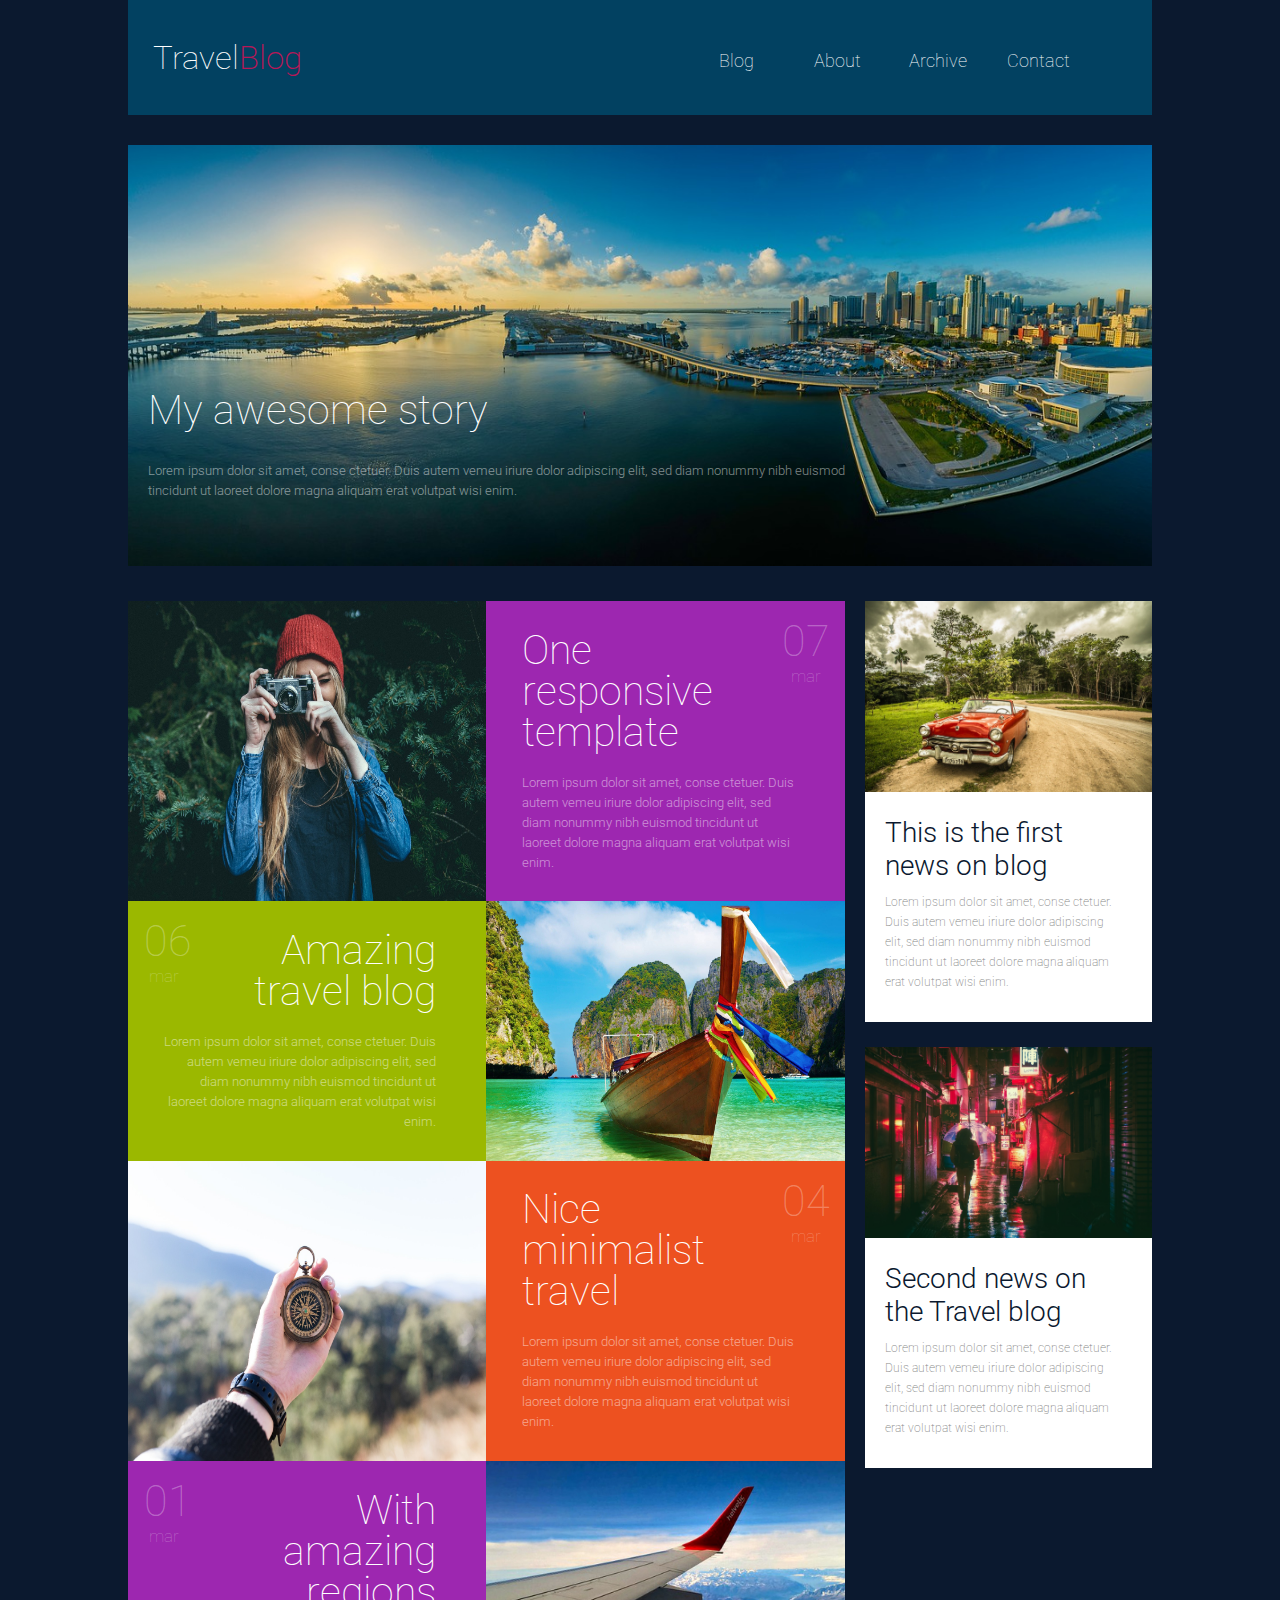
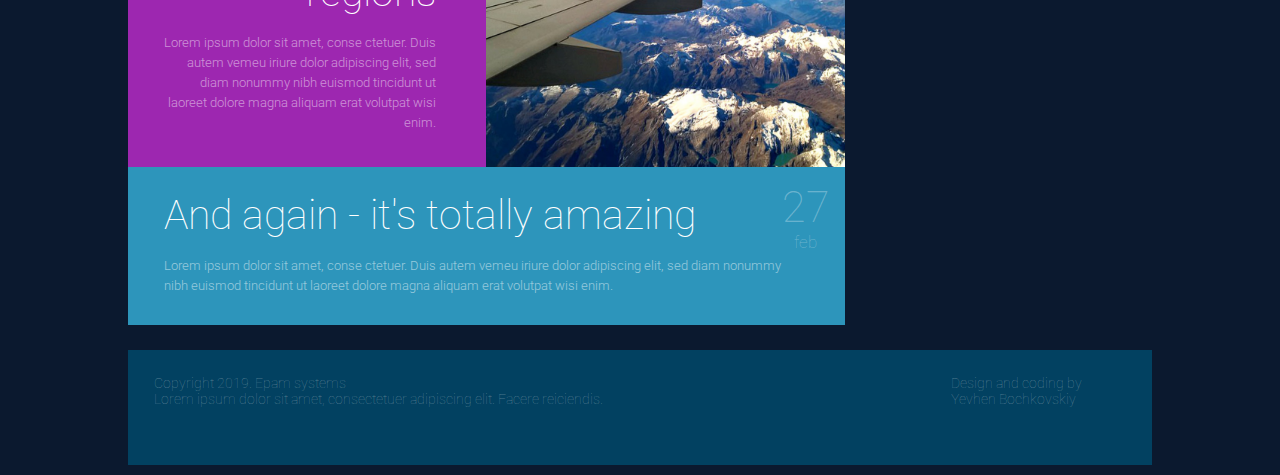
<file: FL12_HW5/homework/index.html>
<!DOCTYPE html>
<html lang="zxx">
<head>
  <meta charset="UTF-8">
  <meta name="viewport" content="width=device-width, initial-scale=1.0">
  <meta http-equiv="X-UA-Compatible" content="ie=edge">
  <link rel="stylesheet" href="css/styles.css">
  <link href='https://fonts.googleapis.com/css?family=Roboto:400,100,300,700&subset=latin,latin-ext' rel='stylesheet' type='text/css'>
  <title>Responsive</title>
</head>
<body>

<div class="list">
  <header>
    <div class="logo">
      <p class="logoText">Travel<span>Blog</span></p>
    </div>
    <nav>
      <a href="#">Blog</a>
      <a href="#">About</a>
      <a href="#">Archive</a>
      <a href="#">Contact</a>
      <div class="navigate"></div>
    </nav>
  </header>

  <section class="story">
    <div class="storyWrap">
      <h1 class="storyTitle">My awesome story</h1>
      <div class="storyText">
        Lorem ipsum dolor sit amet, conse ctetuer. Duis autem vemeu iriure dolor
        adipiscing elit, sed diam nonummy nibh euismod tincidunt ut laoreet dolore
        magna aliquam erat volutpat wisi enim.
      </div>
    </div>
  </section>

  <main>
    <div class="blog">
      <article class="blogItem">
        <a href="#">
          <img src="img/post1.jpg" alt="Blog post image 1">
        </a>
        <div class="blogItemBlock1">
          <h2>One responsive template</h2>
          <span class="date">07<span class="month">mar</span></span>
          <p>Lorem ipsum dolor sit amet, conse ctetuer. Duis autem vemeu iriure dolor
            adipiscing elit, sed diam nonummy nibh euismod tincidunt ut laoreet dolore
            magna aliquam erat volutpat wisi enim.</p>
        </div>
      </article>
      <article class="blogItem">
        <a href="#">
          <img src="img/post2.jpg" alt="Blog post image 2">
        </a>
        <div class="blogItemBlock2">
          <h2>Amazing travel blog</h2>
          <span class="date">06<span class="month">mar</span></span>
          <p>Lorem ipsum dolor sit amet, conse ctetuer. Duis autem vemeu iriure dolor
            adipiscing elit, sed diam nonummy nibh euismod tincidunt ut laoreet dolore
            magna aliquam erat volutpat wisi enim.</p>
        </div>
      </article>
      <article class="blogItem">
        <a href="#">
          <img src="img/post3.jpg" alt="Blog post image 3">
        </a>
        <div class="blogItemBlock3">
          <h2>Nice minimalist travel</h2>
          <span class="date">04<span class="month">mar</span></span>
          <p>Lorem ipsum dolor sit amet, conse ctetuer. Duis autem vemeu iriure dolor
            adipiscing elit, sed diam nonummy nibh euismod tincidunt ut laoreet dolore
            magna aliquam erat volutpat wisi enim.</p>
        </div>
      </article>
      <article class="blogItem">
        <a href="#">
          <img src="img/post4.jpg" alt="Blog post image 4">
        </a>
        <div class="blogItemBlock4">
          <h2>With amazing regions</h2>
          <span class="date">01<span class="month">mar</span></span>
          <p>Lorem ipsum dolor sit amet, conse ctetuer. Duis autem vemeu iriure dolor
            adipiscing elit, sed diam nonummy nibh euismod tincidunt ut laoreet dolore
            magna aliquam erat volutpat wisi enim.</p>
        </div>
      </article>
      <article class="blogItem">
        <div class="blogItemBlock5">
          <h2>And again - it's totally amazing</h2>
          <span class="date">27<span class="month">feb</span></span>
          <p>Lorem ipsum dolor sit amet, conse ctetuer. Duis autem vemeu iriure dolor
            adipiscing elit, sed diam nonummy nibh euismod tincidunt ut laoreet dolore
            magna aliquam erat volutpat wisi enim.</p>
        </div>
      </article>
    </div>
  </main>
  <div class="sidebar">
    <aside class="newsItem">
      <img src="img/news1.jpg" alt="News img 1">
      <h3>This is the first news on blog</h3>
      <p>Lorem ipsum dolor sit amet, conse ctetuer. Duis autem vemeu iriure dolor
        adipiscing elit, sed diam nonummy nibh euismod tincidunt ut laoreet dolore
        magna aliquam erat volutpat wisi enim.</p>
    </aside>
    <aside class="newsItem">
      <img src="img/news2.jpg" alt="News img 2">
      <h3>Second news on the Travel blog</h3>
      <p>Lorem ipsum dolor sit amet, conse ctetuer. Duis autem vemeu iriure dolor
        adipiscing elit, sed diam nonummy nibh euismod tincidunt ut laoreet dolore
        magna aliquam erat volutpat wisi enim.</p>
    </aside>
  </div>
  <footer>
    <p class="footerTextLeft">
        <span>
          Copyright 2019. Epam systems
        </span> <br>
      <span>
          Lorem ipsum dolor sit amet, consectetuer adipiscing elit. Facere reiciendis.
        </span>
    </p>
    <p class="footerTextRight">
      Design and coding by Yevhen Bochkovskiy
    </p>
  </footer>
</div>

</body>
</html>
</file>
<file: FL12_HW1/homework/style.css>
html,body,div,span,applet,object,iframe,h1,h2,h3,h4,h5,h6,p,blockquote,pre,a,abbr,acronym,address,big,cite,code,del,dfn,em,font,img,ins,kbd,q,s,samp,small,strike,strong,sub,sup,tt,var,b,u,i,center,dl,dt,dd,ol,ul,li,fieldset,form,label,legend,table,caption,tbody,tfoot,thead,tr,th,td{background:transparent;border:0;margin:0;padding:0;vertical-align:baseline}body{line-height:1}h1,h2,h3,h4,h5,h6{clear:both;font-weight:normal}ol,ul{list-style:none}blockquote{quotes:none}blockquote:before,blockquote:after{content:'';content:none}del{text-decoration:line-through}table{border-collapse:collapse;border-spacing:0}a img{border:0}#container{float:left;margin:0 -240px 0 0;width:100%}#primary,#secondary{float:right;overflow:hidden;width:220px}#secondary{clear:right}#footer{clear:both;width:100%}.one-column #content{margin:0 auto;width:640px}.single-attachment #content{margin:0 auto;width:900px}body,input,textarea,.page-title span,.pingback a.url{font-family:Georgia,"Bitstream Charter",serif}h3#comments-title,h3#reply-title,#access .menu,#access div.menu ul,#cancel-comment-reply-link,.form-allowed-tags,#site-info,#site-title,#wp-calendar,.comment-meta,.comment-body tr th,.comment-body thead th,.entry-content label,.entry-content tr th,.entry-content thead th,.entry-meta,.entry-title,.entry-utility,#respond label,.navigation,.page-title,.pingback p,.reply,.widget-title,.wp-caption-text{font-family:"Helvetica Neue",Arial,Helvetica,"Nimbus Sans L",sans-serif}input[type="submit"]{font-family:"Helvetica Neue",Arial,Helvetica,"Nimbus Sans L",sans-serif}pre{font-family:"Courier 10 Pitch",Courier,monospace}code{font-family:Monaco,Consolas,"Andale Mono","DejaVu Sans Mono",monospace}#access .menu-header,div.menu,#colophon,#branding,#main,#wrapper{margin:0 auto;width:940px}#wrapper{background:#fff;margin-top:20px;padding:0 20px}#footer-widget-area{overflow:hidden}#footer-widget-area .widget-area{float:left;margin-right:20px;width:220px}#footer-widget-area #fourth{margin-right:0}#site-info{float:left;font-size:14px;font-weight:bold;width:700px}#site-generator{float:right;width:220px}body{background:#f1f1f1}body,input,textarea{color:#666;font-size:12px;line-height:18px}hr{background-color:#e7e7e7;border:0;clear:both;height:1px;margin-bottom:18px}p{margin-bottom:18px}ul{list-style:square;margin:0 0 18px 1.5em}ol{list-style:decimal;margin:0 0 18px 1.5em}ol ol{list-style:upper-alpha}ol ol ol{list-style:lower-roman}ol ol ol ol{list-style:lower-alpha}ul ul,ol ol,ul ol,ol ul{margin-bottom:0}dl{margin:0 0 24px 0}dt{font-weight:bold}dd{margin-bottom:18px}strong{font-weight:bold}cite,em,i{font-style:italic}big{font-size:131.25%}ins{background:#ffc;text-decoration:none}blockquote{font-style:italic;padding:0 3em}blockquote cite,blockquote em,blockquote i{font-style:normal}pre{background:#f7f7f7;color:#222;line-height:18px;margin-bottom:18px;overflow:auto;padding:1.5em}abbr,acronym{cursor:help}sup,sub{height:0;line-height:1;position:relative;vertical-align:baseline}sup{bottom:1ex}sub{top:.5ex}small{font-size:smaller}input{margin-bottom:10px}input[type="text"],input[type="password"],input[type="email"],input[type="url"],input[type="number"],textarea{background:#f9f9f9;border:1px solid #ccc;box-shadow:inset 1px 1px 1px rgba(0,0,0,0.1);-moz-box-shadow:inset 1px 1px 1px rgba(0,0,0,0.1);-webkit-box-shadow:inset 1px 1px 1px rgba(0,0,0,0.1);padding:2px}a:link{color:#06c}a:visited{color:#743399}a:active,a:hover{color:#ff4b33}.screen-reader-text{clip:rect(1px,1px,1px,1px);overflow:hidden;position:absolute !important;height:1px;width:1px}#header{padding:30px 0 0 0}#site-title{float:left;font-size:30px;line-height:36px;margin:0 0 18px 0;width:700px}#site-title a{color:#000;font-weight:bold;text-decoration:none}#site-description{color:#000;clear:right;float:right;font-style:italic;margin:15px 0 18px 0;opacity:.65;width:220px}#branding img{border-top:4px solid #000;border-bottom:1px solid #000;display:block;float:left}#access{background:#000;display:block;float:left;margin:0 auto;width:940px}#access .menu-header,div.menu{font-size:13px;margin-left:12px;width:928px}#access .menu-header ul,div.menu ul{list-style:none;margin:0}#access .menu-header li,div.menu li{float:left;position:relative}#access a{color:#aaa;display:block;line-height:38px;padding:0 10px;text-decoration:none}#access ul ul{box-shadow:0 3px 3px rgba(0,0,0,0.2);-moz-box-shadow:0 3px 3px rgba(0,0,0,0.2);-webkit-box-shadow:0 3px 3px rgba(0,0,0,0.2);display:none;position:absolute;top:38px;left:0;float:left;width:180px;z-index:99999}#access ul ul li{min-width:180px}#access ul ul ul{left:100%;top:0}#access ul ul a{background:#333;line-height:1em;padding:10px;width:160px;height:auto}#access li:hover>a,#access ul ul:hover>a{background:#333;color:#fff}#access ul li:hover>ul{display:block}#access ul li.current_page_item>a,#access ul li.current_page_ancestor>a,#access ul li.current-menu-ancestor>a,#access ul li.current-menu-item>a,#access ul li.current-menu-parent>a{color:#fff}* html #access ul li.current_page_item a,* html #access ul li.current_page_ancestor a,* html #access ul li.current-menu-ancestor a,* html #access ul li.current-menu-item a,* html #access ul li.current-menu-parent a,* html #access ul li a:hover{color:#fff}#main{clear:both;overflow:hidden;padding:40px 0 0 0}#content{margin-bottom:36px}#content,#content input,#content textarea{color:#333;font-size:16px;line-height:24px}#content p,#content ul,#content ol,#content dd,#content pre,#content hr{margin-bottom:24px}#content ul ul,#content ol ol,#content ul ol,#content ol ul{margin-bottom:0}#content pre,#content kbd,#content tt,#content var{font-size:15px;line-height:21px}#content code{font-size:13px}#content dt,#content th{color:#000}#content h1,#content h2,#content h3,#content h4,#content h5,#content h6{color:#000;line-height:1.5em;margin:0 0 20px 0}#content table{border:1px solid #e7e7e7;margin:0 -1px 24px 0;text-align:left;width:100%}#content tr th,#content thead th{color:#777;font-size:12px;font-weight:bold;line-height:18px;padding:9px 24px;border-right:1px solid #e7e7e7}#content tr td{border-top:1px solid #e7e7e7;padding:6px 24px;border-right:1px solid #e7e7e7}#content tr.odd td{background:#f2f7fc}.hentry{margin:0 0 48px 0}.home .sticky{background:#f2f7fc;border-top:4px solid #000;margin-left:-20px;margin-right:-20px;padding:18px 20px}.single .hentry{margin:0 0 36px 0}.page-title{color:#000;font-size:14px;font-weight:bold;margin:0 0 36px 0}.page-title span{color:#333;font-size:16px;font-style:italic;font-weight:normal}.page-title a:link,.page-title a:visited{color:#777;text-decoration:none}.page-title a:active,.page-title a:hover{color:#ff4b33}#content .entry-title{color:#000;font-size:21px;font-weight:bold;line-height:1.3em;margin-bottom:0}.entry-title a:link,.entry-title a:visited{color:#000;text-decoration:none}.entry-title a:active,.entry-title a:hover{color:#ff4b33}.entry-meta{color:#777;font-size:12px}.entry-meta abbr,.entry-utility abbr{border:0}.entry-meta abbr:hover,.entry-utility abbr:hover{border-bottom:1px dotted #666}.single-author .by-author{position:absolute !important;clip:rect(1px 1px 1px 1px);clip:rect(1px,1px,1px,1px)}.entry-content,.entry-summary{clear:both;padding:12px 0 0 0}.entry-content .more-link{white-space:nowrap}#content .entry-summary p:last-child{margin-bottom:12px}.entry-content fieldset{border:1px solid #e7e7e7;margin:0 0 24px 0;padding:24px}.entry-content fieldset legend{background:#fff;color:#000;font-weight:bold;padding:0 24px}.entry-content input{margin:0 0 24px 0}.entry-content input.file,.entry-content input.button{margin-right:24px}.entry-content label{color:#777;font-size:12px}.entry-content select{margin:0 0 24px 0}.entry-content sup,.entry-content sub{font-size:10px}.entry-content blockquote.left{float:left;margin-left:0;margin-right:24px;text-align:right;width:33%}.entry-content blockquote.right{float:right;margin-left:24px;margin-right:0;text-align:left;width:33%}.page-link{clear:both;color:#000;font-weight:bold;line-height:48px;word-spacing:.5em}.page-link a:link,.page-link a:visited{background:#f1f1f1;color:#333;font-weight:normal;padding:.5em .75em;text-decoration:none}.home .sticky .page-link a{background:#d9e8f7}.page-link a:active,.page-link a:hover{color:#ff4b33}body.page .edit-link{clear:both;display:block}#entry-author-info{background:#f2f7fc;border-top:4px solid #000;clear:both;font-size:14px;line-height:20px;margin:24px 0;overflow:hidden;padding:18px 20px}#entry-author-info #author-avatar{background:#fff;border:1px solid #e7e7e7;float:left;height:60px;margin:0 -104px 0 0;padding:11px}#entry-author-info #author-description{float:left;margin:0 0 0 104px}#entry-author-info h2{color:#000;font-size:100%;font-weight:bold;margin-bottom:0}.entry-utility{clear:both;color:#777;font-size:12px;line-height:18px}.entry-meta a,.entry-utility a{color:#777}.entry-meta a:hover,.entry-utility a:hover{color:#ff4b33}#content .video-player{padding:0}.format-standard .wp-video,.format-standard .wp-audio-shortcode,.format-audio .wp-audio-shortcode,.format-standard .video-player{margin-bottom:24px}.home #content .format-aside p,.home #content .category-asides p{font-size:14px;line-height:20px;margin-bottom:10px;margin-top:0}.format-gallery .size-thumbnail img,.category-gallery .size-thumbnail img{border:10px solid #f1f1f1;margin-bottom:0}.format-gallery .gallery-thumb,.category-gallery .gallery-thumb{float:left;margin-right:20px;margin-top:-4px}.home #content .format-gallery .entry-utility,.home #content .category-gallery .entry-utility{padding-top:4px}.attachment .entry-content .entry-caption{font-size:140%;margin-top:24px}.attachment .entry-content .nav-previous a:before{content:'\2190\00a0'}.attachment .entry-content .nav-next a:after{content:'\00a0\2192'}#content img.size-auto,#content img.size-full,#content img.size-large,#content img.size-medium,#content .entry-attachment img,#content .widget-container img{max-width:100%;height:auto}#ie8 #content img.size-auto,#ie8 #content img.size-full,#ie8 #content img.size-large,#ie8 #content img.size-medium,#ie8 #content .entry-attachment img{width:auto}.alignleft,img.alignleft{display:inline;float:left;margin-right:24px;margin-top:4px}.alignright,img.alignright{display:inline;float:right;margin-left:24px;margin-top:4px}.aligncenter,img.aligncenter{clear:both;display:block;margin-left:auto;margin-right:auto}img.alignleft,img.alignright,img.aligncenter{margin-bottom:12px}.wp-caption{background:#f1f1f1;line-height:18px;margin-bottom:20px;max-width:100%;padding:4px;text-align:center}.wp-caption img{margin:5px 5px 0;max-width:622px}.wp-caption p.wp-caption-text{color:#777;font-size:12px;margin:5px}.wp-smiley{margin:0}.gallery{margin:0 auto 18px}.gallery .gallery-item{float:left;margin-top:0;text-align:center}.gallery-columns-1 .gallery-item{width:100%}.gallery-columns-2 .gallery-item{width:50%}.gallery-columns-3 .gallery-item{width:33%}.gallery-columns-4 .gallery-item{width:25%}.gallery-columns-5 .gallery-item{width:20%}.gallery-columns-6 .gallery-item{width:16%}.gallery-columns-7 .gallery-item{width:14%}.gallery-columns-8 .gallery-item{width:12%}.gallery-columns-9 .gallery-item{width:11%}.gallery-columns-1 img{max-width:620px}.gallery-columns-2 img{max-width:288px}.gallery-columns-3 img{max-width:177px}.gallery-columns-4 img{max-width:122px}.gallery-columns-5 img{max-width:88px}.gallery-columns-6 img{max-width:66px}.gallery-columns-7 img{max-width:50px}.gallery-columns-8 img{max-width:39px}.gallery-columns-9 img{max-width:29px}.gallery-item img{height:auto}.gallery-columns-2 .attachment-medium{max-width:92%;height:auto}.gallery-columns-4 .attachment-thumbnail{max-width:84%;height:auto}.gallery .gallery-caption{color:#777;font-size:12px;margin:0 0 12px}.gallery dl{margin:0}.gallery img{border:10px solid #f1f1f1}.gallery br+br{display:none}#content .entry-attachment img{display:block;margin:0 auto}.navigation{color:#777;font-size:12px;line-height:18px;overflow:hidden}.navigation a:link,.navigation a:visited{color:#777;text-decoration:none}.navigation a:active,.navigation a:hover{color:#ff4b33}.nav-previous{float:left;width:50%}.nav-next{float:right;text-align:right;width:50%}#nav-above{margin:0 0 18px 0}#nav-above{display:none}.paged #nav-above,.single #nav-above{display:block}#nav-below{margin:-18px 0 0 0}#comments{clear:both}#comments .navigation{padding:0 0 18px 0}h3#comments-title,h3#reply-title{color:#000;font-size:20px;font-weight:bold;margin-bottom:0}h3#comments-title{padding:24px 0}.commentlist{list-style:none;margin:0}.commentlist li.comment{border-bottom:1px solid #e7e7e7;line-height:24px;margin:0 0 24px 0;padding:0 0 0 56px;position:relative}.commentlist li:last-child{border-bottom:0;margin-bottom:0}#comments .comment-body ul,#comments .comment-body ol{margin-bottom:18px}#comments .comment-body p:last-child{margin-bottom:6px}#comments .comment-body blockquote p:last-child{margin-bottom:24px}.commentlist ol{list-style:decimal}.commentlist .avatar{position:absolute;top:4px;left:0}.comment-author cite{color:#000;font-style:normal;font-weight:bold}.comment-author .says{font-style:italic}.comment-meta{font-size:12px;margin:0 0 18px 0}.comment-meta a:link,.comment-meta a:visited{color:#777;text-decoration:none}.comment-meta a:active,.comment-meta a:hover{color:#ff4b33}.commentlist .bypostauthor>div{background:#f2f7fc;border-top:4px solid #000;margin-bottom:10px;padding:10px 0 0 20px}.reply{font-size:12px;padding:0 0 24px 0}.reply a,a.comment-edit-link{color:#777}.reply a:hover,a.comment-edit-link:hover{color:#ff4b33}.commentlist .children{list-style:none;margin:0}.commentlist .children li{border:0;margin:0}.nopassword,.nocomments{display:none}#comments .pingback{border-bottom:1px solid #e7e7e7;margin-bottom:18px;padding-bottom:18px}.commentlist li.comment+li.pingback{margin-top:-6px}#comments .pingback p{color:#777;display:block;font-size:12px;line-height:18px;margin:0}#comments .pingback .url{font-size:13px;font-style:italic}input[type="submit"]{color:#333}form{text-align:right}input{width:200px}#respond{border-top:1px solid #e7e7e7;margin:24px 0;overflow:hidden;position:relative}#respond p{margin:0}#respond .comment-notes{margin-bottom:1em}.form-allowed-tags{line-height:1em}.children #respond{margin:0 48px 0 0}h3#reply-title{margin:18px 0}#comments-list #respond{margin:0 0 18px 0}#comments-list ul #respond{margin:0}#cancel-comment-reply-link{font-size:12px;font-weight:normal;line-height:18px}#respond .required{color:#ff4b33;font-weight:bold}#respond label{color:#777;font-size:12px}#respond input{margin:0 0 9px;width:98%}#respond textarea{width:98%}#respond .form-allowed-tags{color:#777;font-size:12px;line-height:18px}#respond .form-allowed-tags code{font-size:11px}#respond .form-submit{margin:12px 0}#respond .form-submit input{font-size:14px;width:auto}.widget-area ul{list-style:none;margin-left:0}.widget-area ul ul{list-style:square;margin-left:1.3em}.widget-area select{max-width:100%}.widget_search #s{width:60%}.widget_search label{display:none}.widget-container{word-wrap:break-word;-webkit-hyphens:auto;-moz-hyphens:auto;hyphens:auto;margin:0 0 18px 0}.widget-container .wp-caption img{margin:auto}.widget-container.widget_image .wp-caption{width:auto}.widget-container.widget_image .wp-caption img{margin-left:-8px}.widget-title{color:#222;font-size:14px;font-weight:bold}.widget-area a:link,.widget-area a:visited{text-decoration:none}.widget-area a:active,.widget-area a:hover{text-decoration:underline}.widget-area .entry-meta{font-size:11px}#wp_tag_cloud div{line-height:1.6em}#wp-calendar{width:100%}#wp-calendar caption{color:#222;font-size:14px;font-weight:bold;padding-bottom:4px;text-align:left}#wp-calendar thead{font-size:11px}#wp-calendar tbody{color:#aaa}#wp-calendar tbody td{background:#f5f5f5;border:1px solid #fff;padding:3px 0 2px;text-align:center}#wp-calendar tbody .pad{background:0}#wp-calendar tfoot #next{text-align:right}.widget_rss a.rsswidget{color:#000}.widget_rss a.rsswidget:hover{color:#ff4b33}.widget_rss .widget-title img{width:11px;height:11px}#main .widget-area ul{margin-left:0;padding:0 20px 0 0}#main .widget-area ul ul{border:0;margin-left:1.3em;padding:0}#main .widget-container.music-player ul{margin:0}#footer{margin-bottom:20px}#colophon{border-top:4px solid #000;margin-top:-4px;overflow:hidden;padding:18px 0}#site-info{font-weight:bold}#site-info a{color:#000;text-decoration:none}#site-generator{font-style:italic;position:relative}#site-generator a{background:url(images/wordpress.png) center left no-repeat;color:#666;display:inline-block;line-height:16px;padding-left:20px;text-decoration:none}#site-generator a:hover{text-decoration:underline}img#wpstats{display:block;margin:0 auto 10px}pre{-webkit-text-size-adjust:140%}code{-webkit-text-size-adjust:160%}#access,.entry-meta,.entry-utility,.navigation,.widget-area{-webkit-text-size-adjust:120%}#site-description{-webkit-text-size-adjust:none}@media print{body{background:none !important}#wrapper{clear:both !important;display:block !important;float:none !important;position:relative !important}#header{border-bottom:2pt solid #000;padding-bottom:18pt}#colophon{border-top:2pt solid #000}#site-title,#site-description{float:none;line-height:1.4em;margin:0;padding:0}#site-title{font-size:13pt}.entry-content{font-size:14pt;line-height:1.6em}.entry-title{font-size:21pt}#access,#branding img,#respond,.comment-edit-link,.edit-link,.navigation,.page-link,.widget-area{display:none !important}#container,#header,#footer{margin:0;width:100%}#content,.one-column #content{margin:24pt 0 0;width:100%}.wp-caption p{font-size:11pt}#site-info,#site-generator{float:none;width:auto}#colophon{width:auto}img#wpstats{display:none}#site-generator a{margin:0;padding:0}#entry-author-info{border:1px solid #e7e7e7}#main{display:inline}.home .sticky{border:0}}img{width:140px;vertical-align:middle;display:block;margin:0 auto;margin-left:calc(50% - 50px);margin-bottom:20px}nav>a{padding:10px;color:#0279c1}nav>a b:hover{color:#00527a}nav>a:visited{color:#0279c1}article{padding-left:10px}footer{margin-top:20px;padding:40px 20px;text-align:center;background:#3333}
</file>
<file: FL12_HW2/homework/css/general.css>
/* 

please don't edit this styles

*/

h2.tm-section-title {
    color: lightskyblue;
}

a:focus {
    color: #666;
    outline: 0
}

ul {
    padding: 0;
    margin: 0
}

body {
    background-color: #f5f5f5;
    color: #000;
    font-family: 'Open Sans', Helvetica, Arial, sans-serif;
    font-size: 16px;
    font-weight: 300;
    padding-top: 30px;
    overflow-x: hidden
}

section:before {
    position: absolute;
    z-index: 1
}

.box,
.tm-content-box,
.tm-main-nav {
    background-color: #fff
}

.tm-sidebar {
    z-index: 10;
    position: fixed;
    left: 0;
    right: 0;
    top: 0;
    width: 100%;
}

.tm-sidebar ul{
    margin: 0px;
    display: flex;
}

.tm-main-nav {
    font-size: 1.5em;
    text-align: center
}

.tm-nav-item {
    list-style: none;
    width: 100%;
}

.tm-nav-item-link {
    border: 1px solid transparent;
    color: #666;
    display: block;
    padding: 10px;
    width: 100%;
    -webkit-transition: all .3s ease;
    transition: all .3s ease
}

.carousel-indicators li,
.tm-banner-inner {
    border: 1px solid lightgrey
}


.tm-nav-item-link.active,
.tm-nav-item-link:hover {
    color: #666;
    text-decoration: none;
}

.tm-nav-item-link:focus {
    text-decoration: none
}

.tm-banner-text,
.tm-banner-title,
.tm-section-title {
    color: #666;
    font-weight: 300;
    margin: 0
}

.tm-section-title {
    margin-bottom: 20px
}

.tm-section-title-box {
    margin-bottom: 0
}

.tm-banner-title {
    font-size: 3.3em;
    letter-spacing: 2px;
    text-transform: uppercase
}

.tm-main-content {
    padding-top: 70px;
}

.tm-content-box {
    overflow: hidden;
    margin-bottom: 30px
}

.padding-medium {
    padding: 40px
}

.tm-banner {
    padding: 30px
}

.tm-banner-inner {
    padding: 30px 0;
    height: 100%;
    text-align: center;
    display: flex;
    -webkit-box-orient: vertical;
    -webkit-box-direction: normal;
    -webkit-flex-direction: column;
    -ms-flex-direction: column;
    flex-direction: column;
    -webkit-box-align: center;
    -webkit-align-items: center;
    -ms-flex-align: center;
    align-items: center;
    -webkit-box-pack: center;
    -webkit-justify-content: center;
    -ms-flex-pack: center;
    justify-content: center
}

.tm-banner-inner img{
    width: 120px;
}

.tm-banner-text {
    font-size: 1.4em
}

.boxes,
.tm-box-bg-title {
    display: -webkit-box;
    display: -webkit-flex;
    display: -ms-flexbox
}

/*.flex-item {*/
    /*-webkit-box-flex: 0 1 auto;*/
    /*-webkit-flex: 0 1 auto;*/
    /*-ms-flex: 0 1 auto;*/
    /*flex: 0 1 auto*/
/*}*/

.section-description {
    line-height: 1.8;
    margin-bottom: 25px
}

.section-description:last-child {
    margin-bottom: 0
}

.tm-team-description-container {
    max-width: 500px
}

.tm-team-info {
    display: flex
}

.box {
    list-style: none;
    width: 33.3333%;
    height: auto;
}

.box-bg {
    position: relative
}

.box-img {
    width: 100%;
}

.tm-box-bg-title {
    position: absolute;
    top: 0;
    right: 0;
    bottom: 0;
    left: 0;
    display: flex;
    -webkit-box-align: center;
    -webkit-align-items: center;
    -ms-flex-align: center;
    align-items: center;
    -webkit-box-pack: center;
    -webkit-justify-content: center;
    -ms-flex-pack: center;
    justify-content: center
}

.boxes {
    display: flex;
    -webkit-flex-wrap: wrap;
    -ms-flex-wrap: wrap;
    flex-wrap: wrap
}

.gallery-container a {
    cursor: -webkit-zoom-in;
    cursor: zoom-in
}

.carousel {
    position: relative;
    height: auto;
    padding: 50px 50px 80px;
    text-align: center
}

.carousel-indicators {
    bottom: 30px
}

.carousel-content {
    color: #000;
    display: -webkit-box;
    display: -webkit-flex;
    display: -ms-flexbox;
    display: flex;
    -webkit-box-align: center;
    -webkit-align-items: center;
    -ms-flex-align: center;
    align-items: center
}

.carousel-indicators .active {
    background-color: lightgrey
}

.contact-form {
    overflow: hidden
}

.form-control {
    border-radius: 0;
    font-size: 1em
}

.form-control:focus {
    border-color: lightgrey;
    box-shadow: inset 0 1px 1px rgba(0, 0, 0, .075), 0 0 8px rgba(153, 153, 153, .45)
}

.form-group {
    margin-bottom: 20px
}

.form-group-2-col-left {
    padding-left: 0;
    padding-right: 5px
}

.form-group-2-col-right {
    padding-right: 0;
    padding-left: 5px
}

.mandatory-field:after {
    position: absolute;
    top: 0;
    right: 7px
}

.carousel-inner>.carousel-item>a>img, .carousel-inner>.carousel-item>img, .img-contact-us {
    width: 100%;
}

.tm-footer {
    color: #666;
    padding-bottom: 15px
}
</file>
<file: FL12_HW2/homework/css/style.css>
@media print {
    body{
        text-align: center;
        max-width: 80%;
        margin: 0 auto;
    }

    .carousel-description{
        font-style: normal !important;
    }

    .tm-team-description-container {
        max-width: 100%;
        padding: 0px;
    }

    h2 {
        font-weight: 300;
    }

    h2 + p:first-of-type {
        font-style: normal;
    }
    .carousel-description{
        text-indent: unset;
        line-height: normal;
    }

    section::before{
        display: none !important;
    }
    section.blocks h2{
        text-align: center !important;
    }

    .heading .tm-content-box {
        color: lightskyblue;
    }

    .tm-section-title {
        text-transform: uppercase;
    }

    .tm-banner-text {
        letter-spacing: normal;
        word-spacing: normal;
    }

    div .tm-content-box .flex-2-col {
        margin-bottom: 15px;
    }

    .tm-section-description p, .padding-medium, #tmCarousel {
        padding: 0px;
    }

    ol {
        display: block;
        list-style-type: none;
        padding: 0px;
        margin: 0px;
        text-indent: 120px;
        width: 420px;
    }

    a:hover {
        text-decoration: none;
    }

    li:nth-child(2n+1){
        text-align: right;
    }

    li:nth-child(2n) {
        text-align: left;
    }

    .text::after, section::before {
        display: none;
    }

    #about, body div div.tm-main-content section:nth-child(6) {
        display: none;
    }
    section.heading.tm-content-box li:nth-child(1n) a:visited, section.heading.tm-content-box li:nth-child(1n) a:hover {
        display: none;
    }

    .tm-section-title, #tmCarousel {
        margin-bottom: 15px;
    }

    .tm-banner-text {
        animation: none;
    }

    .heading li:hover::before{
        display: none;
    }

    .heading ol {
        list-style-type: none;
    }

    .boxes, .img-fluid, .flex-item.tm-team-img, #contact, .tm-main-nav, .carousel-indicators, .blocks .tm-content-box {
        display: none;
    }

    .flex-2-col div p:first-of-type, .blocks .tm-team-description-container p:first-of-type {
        font-style: normal;
    }

    .tm-banner {
        padding: 0px;
    }

    .tm-main-content {
        padding-top: 0px;
    }

}

.tm-nav-item:hover{
background-color: lightskyblue;
color: #ffffff;
}

#home {
    background: linear-gradient(90deg, lightskyblue, burlywood);
}

.tm-banner-inner {
    background-color: #fff;
}

.tm-banner-text{
    text-shadow: 5px 5px 3px #333333;
}

@-webkit-keyframes moving{
    0%{
        -webkit-transform: translate(200px, 0px);
    }
    100%{
        -webkit-transform: translate(0px, 0px);
    }
}

.tm-banner-text{
    animation: 6s moving 0s normal;
}

.flex-2-col{
    display: flex;
    align-items: center;
}

.flex-2-col div p, .blocks .tm-team-description-container p {
    text-indent: 1.5em;
}

.tm-section-title {
    text-align: center;
}

.tm-section-title-box:hover {
    background-color: lightgray;
    color: lightskyblue;
}

.heading h2{
    text-align: center;
    color: lightskyblue;
}

.heading ol {
    list-style-type: lower-alpha;
}

.heading li:hover::before {
    content: '>';
    color: #000000;
    font-weight: bold;
    position: relative;
    margin-left: -2px;
}

.text::after {
    content: "New";
    color: red;
    font-weight: bold;
    font-size: 60%;
    vertical-align: super;
}

section.blocks h2{
    text-align: left;
}

.blocks .tm-section-description:last-child{
    padding: 10px;
    letter-spacing: 5px;
    word-spacing: 10px;
    font-style: italic;
}
.blocks .box{
    padding: 10px;
}
.box p {
    font-style: italic;
}

.blocks li:nth-last-child(even) {
    background: lightskyblue;
    color: white;
}

.box p::first-letter {
    font-weight: 300;
    font-weight: bold;
}

.carousel-inner{
    text-indent: 25px;
    line-height: 30px;
}

div#contact.padding-medium h2.tm-section-title{
    text-align: left;
}

#contact_name:focus, #contact_email:focus, #contact_subject:focus, #contact_message:focus{
    background-color: lightskyblue;
    border: 1px solid lightskyblue;
}

#contact_name, #contact_email, #contact_subject {
    border: none;
    border-bottom: 1px solid lightskyblue;
}

.btn-primary {
    background-color: white;
    color: lightskyblue;
    border: 1px solid lightskyblue;
    float: right;
    font-size: 100%;
    padding: 15px 30px;
    border-radius: 5px;
}

#contact_message {
    background-image: url("../img/email-icon.png");
    background-size: 29px 29px;
    background-repeat: no-repeat;
    background-position: bottom 5% right 1%;
}

.tm-sidebar, .tm-banner, #home, section {
    box-shadow: 0 0 10px rgba(61, 55, 61, 0.7);
}

section::before {
    content: '';
    display: block;
    border: 20px solid transparent;
    border-left: 20px solid lightskyblue;
    border-top: 20px solid lightskyblue;
}
</file>
<file: FL12_HW3/homework/css/style1.css>
.header-wrap .header_button, .section .section_banner_button {
  background-color: #699900;
  height: 45px;
  border: 0;
  border-radius: 2px;
  font-weight: bold;
  color: #F2F3F7;
  font-size: 15px;
  padding: 0 35px 0 35px;
  margin-right: 150px; }
  .header-wrap .header_button:hover, .section .section_banner_button:hover {
    background-color: #5d8507;
    cursor: pointer;
    transition: 0.3s; }

.header {
  background-image: url("../img/m-h-day.jpg");
  background-position: center;
  background-repeat: no-repeat;
  background-size: cover;
  height: 700px;
  width: 100%;
  border-bottom-right-radius: 40vw 40vh; }

body {
  margin: 0;
  padding: 0;
  box-sizing: border-box;
  background-color: white; }

.header-wrap {
  max-width: 80%;
  margin: 0 auto;
  padding-top: 20px; }
  .header-wrap .landing-logo {
    display: inline; }
    .header-wrap .landing-logo img {
      float: left;
      width: 37px;
      height: auto; }
    .header-wrap .landing-logo p {
      font-size: 20px;
      font-family: Hind, sans-serif;
      padding-left: 50px;
      padding-top: 5px;
      font-weight: bold;
      line-height: 0.8em;
      color: #2C2F3C;
      margin: 0; }
      .header-wrap .landing-logo p span {
        font-size: 9px;
        width: 60px;
        display: grid;
        color: #2C2F3C;
        text-align: center; }
  .header-wrap .header_heading {
    font-size: 60px;
    font-family: "Source Sans Pro", sans-serif;
    font-weight: bold;
    color: #2C2F3C;
    max-width: 500px;
    z-index: 2;
    margin: 50px 0 0 0;
    position: relative; }
  .header-wrap .header_heading::after {
    content: '';
    background-color: #14A0C7;
    display: block;
    height: 40px;
    width: 50%;
    z-index: -1;
    position: absolute;
    bottom: 7%; }
  .header-wrap .header_text {
    font-family: Hind, sans-serif;
    line-height: 24px;
    color: #2C2F3C;
    white-space: pre-line;
    margin-top: 30px; }
  .header-wrap .header_button {
    margin-top: 60px; }
  .header-wrap a {
    color: #FFFFFF; }

.section {
  max-width: 80%;
  margin: 0 auto; }
  .section .section_text {
    color: #2C2F3C;
    font-family: "Source Sans Pro", sans-serif;
    font-size: 40px;
    text-align: center;
    font-weight: 600;
    z-index: 2;
    position: relative; }
  .section .section_text::after {
    content: '';
    background-color: #14A0C7;
    display: block;
    height: 40px;
    width: 14%;
    z-index: -1;
    position: absolute;
    bottom: 0px;
    right: 35.2%;
    top: 0%; }
  .section .section_card_wrap {
    display: flex;
    justify-content: center;
    flex-direction: column;
    width: 1150px;
    align-items: center;
    text-align: center;
    margin-left: auto;
    margin-right: auto; }
    .section .section_card_wrap .section_card {
      padding-right: 50px;
      margin-bottom: 25px;
      width: 80%;
      border-radius: 7px;
      background-color: #21232E;
      color: #FFFFFF; }
      .section .section_card_wrap .section_card a {
        color: #B6C3CE; }
      .section .section_card_wrap .section_card .section_card_img {
        float: left;
        width: 45%;
        margin: 15px 55px 15px 15px;
        border-radius: 7px; }
      .section .section_card_wrap .section_card .section_card_heading {
        padding: 45px 0 30px 0;
        font-size: 20px;
        font-weight: bold;
        font-family: "Source Sans Pro", sans-serif;
        margin: 12px;
        display: inline-block; }
      .section .section_card_wrap .section_card .section_card_text {
        margin: 0 auto;
        text-align: justify;
        width: 100%;
        font-family: Hind, sans-serif;
        font-size: 15px;
        color: #B6C3CE;
        padding-bottom: 30px; }
  .section .section_banner {
    display: flex;
    width: 1200px;
    margin-left: auto;
    margin-right: auto;
    margin-top: 120px;
    position: relative;
    background: linear-gradient(to right, #639315, #2E5CD5);
    border-radius: 5px; }
  .section .section_banner_text_wrap {
    padding-left: 180px;
    z-index: 2; }
    .section .section_banner_text_wrap .section_banner_heading {
      color: #2C2F3C;
      font-size: 32px;
      font-weight: bold;
      font-family: "Source Sans Pro", sans-serif;
      margin-bottom: 0;
      position: relative;
      z-index: 2; }
    .section .section_banner_text_wrap .section_banner_text::after {
      content: '';
      background-color: #14A0C7;
      display: block;
      height: 45px;
      width: 6%;
      z-index: -1;
      position: absolute;
      bottom: 85px;
      left: 25.7%; }
    .section .section_banner_text_wrap .section_banner_text {
      color: #B6C3CE;
      font-size: 16px;
      padding-bottom: 30px; }
  .section .section_banner_button {
    position: absolute;
    left: 75%;
    top: 35%; }

.footer {
  background-color: #21232E; }
  .footer .footer-wrap {
    color: #B6C3CE;
    width: 80%;
    height: 70px;
    margin: 0 auto;
    display: flex;
    justify-content: space-between;
    align-items: center;
    z-index: -1;
    margin-top: -80px;
    padding-top: 120px;
    padding-bottom: 50px;
    margin-left: auto;
    margin-right: auto; }
    .footer .footer-wrap .footer_text {
      width: 24%;
      text-align: left;
      font-size: 14px;
      font-family: Hind, sans-serif; }
    .footer .footer-wrap .footer_logo {
      display: inline-block;
      margin: auto 0; }
      .footer .footer-wrap .footer_logo img {
        float: left;
        width: 35px;
        height: auto; }
      .footer .footer-wrap .footer_logo p {
        font-size: 22px;
        font-family: Hind, sans-serif;
        padding-left: 50px;
        padding-top: 3px;
        font-weight: bold;
        line-height: 0.8em;
        margin: 0; }
        .footer .footer-wrap .footer_logo p span {
          font-size: 10px;
          width: 60px;
          display: grid;
          text-align: center; }
    .footer .footer-wrap .footer_cr {
      font-size: 16px;
      font-family: Hind, sans-serif; }
</file>
<file: FL12_HW3/homework/css/style2.css>
.header-wrap .header_button, .section .section_banner_button {
  background-color: #E3AC00;
  height: 45px;
  border: 0;
  border-radius: 2px;
  font-weight: bold;
  color: #F2F3F7;
  font-size: 15px;
  padding: 0 35px 0 35px;
  margin-right: 150px; }
  .header-wrap .header_button:hover, .section .section_banner_button:hover {
    background-color: #a17d0f;
    cursor: pointer;
    transition: 0.3s; }

.header {
  background-image: url("../img/m-h-night.jpg");
  background-position: center;
  background-repeat: no-repeat;
  background-size: cover;
  height: 700px;
  width: 100%;
  border-bottom-right-radius: 40vw 40vh; }

body {
  margin: 0;
  padding: 0;
  box-sizing: border-box;
  background-color: #21232E; }

.header-wrap {
  max-width: 80%;
  margin: 0 auto;
  padding-top: 20px; }
  .header-wrap .landing-logo {
    display: inline; }
    .header-wrap .landing-logo img {
      float: left;
      width: 37px;
      height: auto; }
    .header-wrap .landing-logo p {
      font-size: 20px;
      font-family: Fresca, sans-serif;
      padding-left: 50px;
      padding-top: 5px;
      font-weight: bold;
      line-height: 0.8em;
      color: #FFFFFF;
      margin: 0; }
      .header-wrap .landing-logo p span {
        font-size: 9px;
        width: 60px;
        display: grid;
        color: #FFFFFF;
        text-align: center; }
  .header-wrap .header_heading {
    font-size: 60px;
    font-family: "Source Sans Pro", sans-serif;
    font-weight: bold;
    color: #FFFFFF;
    max-width: 500px;
    z-index: 2;
    margin: 50px 0 0 0;
    position: relative; }
  .header-wrap .header_heading::after {
    content: '';
    background-color: #FF4E33;
    display: block;
    height: 40px;
    width: 50%;
    z-index: -1;
    position: absolute;
    bottom: 7%; }
  .header-wrap .header_text {
    font-family: Fresca, sans-serif;
    line-height: 24px;
    color: #FFFFFF;
    white-space: pre-line;
    margin-top: 30px; }
  .header-wrap .header_button {
    margin-top: 60px; }
  .header-wrap a {
    color: #FFFFFF; }

.section {
  max-width: 80%;
  margin: 0 auto; }
  .section .section_text {
    color: #FFFFFF;
    font-family: "Source Sans Pro", sans-serif;
    font-size: 40px;
    text-align: center;
    font-weight: 600;
    z-index: 2;
    position: relative; }
  .section .section_text::after {
    content: '';
    background-color: #FF4E33;
    display: block;
    height: 40px;
    width: 14%;
    z-index: -1;
    position: absolute;
    bottom: 0px;
    right: 35.2%;
    top: 0%; }
  .section .section_card_wrap {
    display: flex;
    justify-content: center;
    flex-direction: column;
    width: 1150px;
    align-items: center;
    text-align: center;
    margin-left: auto;
    margin-right: auto; }
    .section .section_card_wrap .section_card {
      padding-right: 50px;
      margin-bottom: 25px;
      width: 80%;
      border-radius: 7px;
      background-color: #3B3F50;
      color: #FFFFFF; }
      .section .section_card_wrap .section_card a {
        color: #B6C3CE; }
      .section .section_card_wrap .section_card .section_card_img {
        float: left;
        width: 45%;
        margin: 15px 55px 15px 15px;
        border-radius: 7px; }
      .section .section_card_wrap .section_card .section_card_heading {
        padding: 45px 0 30px 0;
        font-size: 20px;
        font-weight: bold;
        font-family: "Source Sans Pro", sans-serif;
        margin: 12px;
        display: inline-block; }
      .section .section_card_wrap .section_card .section_card_text {
        margin: 0 auto;
        text-align: justify;
        width: 100%;
        font-family: Fresca, sans-serif;
        font-size: 15px;
        color: #B6C3CE;
        padding-bottom: 30px; }
  .section .section_banner {
    display: flex;
    width: 1200px;
    margin-left: auto;
    margin-right: auto;
    margin-top: 120px;
    position: relative;
    background: linear-gradient(to right, #DDA306, #98354D);
    border-radius: 5px; }
  .section .section_banner_text_wrap {
    padding-left: 180px;
    z-index: 2; }
    .section .section_banner_text_wrap .section_banner_heading {
      color: #FFFFFF;
      font-size: 32px;
      font-weight: bold;
      font-family: "Source Sans Pro", sans-serif;
      margin-bottom: 0;
      position: relative;
      z-index: 2; }
    .section .section_banner_text_wrap .section_banner_text::after {
      content: '';
      background-color: #FF4E33;
      display: block;
      height: 45px;
      width: 6%;
      z-index: -1;
      position: absolute;
      bottom: 85px;
      left: 25.7%; }
    .section .section_banner_text_wrap .section_banner_text {
      color: #B6C3CE;
      font-size: 16px;
      padding-bottom: 30px; }
  .section .section_banner_button {
    position: absolute;
    left: 75%;
    top: 35%; }

.footer {
  background-color: #3B3F50; }
  .footer .footer-wrap {
    color: #B6C3CE;
    width: 80%;
    height: 70px;
    margin: 0 auto;
    display: flex;
    justify-content: space-between;
    align-items: center;
    z-index: -1;
    margin-top: -80px;
    padding-top: 120px;
    padding-bottom: 50px;
    margin-left: auto;
    margin-right: auto; }
    .footer .footer-wrap .footer_text {
      width: 24%;
      text-align: left;
      font-size: 14px;
      font-family: Fresca, sans-serif; }
    .footer .footer-wrap .footer_logo {
      display: inline-block;
      margin: auto 0; }
      .footer .footer-wrap .footer_logo img {
        float: left;
        width: 35px;
        height: auto; }
      .footer .footer-wrap .footer_logo p {
        font-size: 22px;
        font-family: Fresca, sans-serif;
        padding-left: 50px;
        padding-top: 3px;
        font-weight: bold;
        line-height: 0.8em;
        margin: 0; }
        .footer .footer-wrap .footer_logo p span {
          font-size: 10px;
          width: 60px;
          display: grid;
          text-align: center; }
    .footer .footer-wrap .footer_cr {
      font-size: 16px;
      font-family: Fresca, sans-serif; }
</file>
<file: FL12_HW4/homework/css/style.css>
*{
    margin: 0;
    padding: 0;
    border: 0;
    box-sizing: border-box;
}
ul, ol, a, li{
    text-decoration: none;
    list-style-type: none;
}
body{
    display: flex;
    flex-direction: column;
    align-items: center;
    margin: 0 auto;
    color: #777777
}
.header{
    width: 100%;
    min-width: 900px;
    position: fixed;
    height: 86px;
    z-index: 10;
    background: #FFFFFF;
}
.headerWrap{
    padding-top: 30px;
    display: flex;
    justify-content: space-between;
    min-width: 900px;
    max-width: 1140px;
    margin: 0 auto;
    color: #777777;
}
.logo{
    text-transform: uppercase;
    font-size: 24px;
    line-height: 16px;
    letter-spacing: 2px;
    font-weight: bold;
}
.navItems{
    display: flex;
    flex-direction: row;
    margin-left: -45px;
}
.navItemLink{
    margin-left: 55px;
}
.navLink{
    color: #777;
    font-size: 19px;
}
.navLink:hover, .navLink:active{
    color: #bfba55;
}
.section{
    width: 100%;
    height: 100vh;
    background: url(../img/home-bg.jpg);
    background-repeat: no-repeat;
    background-position: top;
    background-size: cover;
    position: relative;
}
.sectionBanner{
    position: absolute;
    width: 100%;
    height: 100%;
    background: rgba(0,0,0,0.7);
    top: 0;
    z-index: 1;
}
.sectionWrap{
    height: 100%;
    display: flex;
    flex-direction: column;
    justify-content: center;
    align-items: center;
}
.sectionHeading{
    margin-top: 90px;
    font-size: 64px;
    font-weight: 600;
    color: #fff;
}
.sectionText{
    font-size: 18px;
    margin-top: 20px;
    color: #bfba55;
    letter-spacing: 1px;
}
.sectionButton{
    width: 160px;
    height: 44px;
    margin-top: 50px;
    border: none;
    border-radius: 22px;
    background: #fff;
    color: #777;
    font-size: 12px;
    text-transform: uppercase;
    font-weight: 800;
    cursor: pointer;
}
.sectionButton:hover{
    box-shadow: inset 0 0 5px rgba(0,0,0,0.5);
}
main{
    max-width: 945px;
    margin: 0 auto;
}
.mainWrap{
    min-width: 900px;
    max-width: 985px;
    padding: 0 20px 0 20px;
}
.mainContainer{
    padding-bottom: 65px;
    margin-top: 85px;
    border-bottom: 1px solid #f0f0f0;
}
.mainContainer:last-child{
    padding-bottom: 100px;
    border: none;
}
.mainImages{
    margin-top: 50px;
    width: 100%;
    margin-bottom: 20px;
}
article{
    padding-bottom: 30px;
    border-bottom: 1px solid #ebebeb;
}
article:last-child{
    border: none;
}
.mainContainerHeading{
    margin-top: 40px;
    font-size: 30px;
    color: #000;
}
.mainContainerContent{
    display: flex;
    align-items: center;
    margin-bottom: 24px;
    font-size: 14px;
    color: #777777;
}
.mainContainerAuthorImg{
    width: 42px;
    height: 42px;
    border-radius: 50%;
    margin-right: 8px;
}
.mainContainerAuthor{
    margin-right: 15px;
}
.mainContainerDate{
    margin-right: 15px;
}
.mainContainerText{
    margin-top: 25px;
}

.mainContainerButton{
    margin-top: 40px;
    height: 50px;
    width: 190px;
    background: none;
    border: 1px solid #cccccc;
    border-radius: 25px;
    color: #777;
    font-weight: 600;
    cursor: pointer;
}
.mainContainerButton:hover{
    box-shadow: inset 0 0 5px rgba(0,0,0,0.5);
}
footer{
    background-color: #000000;
    height: 350px;
    width: 100%;
}
.footerWrap{
    padding-top: 100px;
    max-width: 944px;
    margin: 0 auto;
    display: flex;
    justify-content: space-between;
}
.leftSide{
    width: 470px;
}
.rightSide{
    width: 380px;
}
.footerTitle{
    color: #FFFFFF;
    font-size: 26px;
    font-weight: bold;
}
.footerText{
    color: #777777;
    font-size: 14px;
    line-height: 1.72em;
    white-space: pre-line;
}
</file>
<file: FL12_HW5/homework/css/styles.css>
.blogItemBlock1 {
	background: #9d27b0;
}
.blogItemBlock2 {
	background: #9bb800;
}
.blogItemBlock3 {
	background: #ed5120;
}
.blogItemBlock4 {
	background: #9d27b0;
}
.blogItemBlock5 {
	background: #2d95bb;
}
*{
    margin: 0;
    padding: 0;
    box-sizing: border-box;
}
body {
    font-family: roboto;
    background-color: #0b192f;
    color: #fff;
    font-weight: 100;
}
.list{
    width: 80%;
    margin: 0 auto;
    display: flex;
    flex-wrap: wrap;
    justify-content: space-between;
}
header{
    height: 115px;
    width: 100%;
    background-color: #024161;
    display: flex;
    justify-content: space-between;
    align-items: center;
    padding: 0 25px 0px 25px;
}
.logoText{
    font-size: 33px;
}
.logoText span{
    color: #B71757;
    font-weight: 200;
}
.story{
    margin-top: 30px;
    background: url("../img/post0.jpg");
    background-repeat: no-repeat;
    background-size: cover;
    background-position: center;
    margin-bottom: 10px;
    display: flex;
    width: 100%;
}
.storyWrap{
    display: flex;
    flex-direction: column;
    padding: 245px 0 65px 20px;
    flex: 0.7;
}
.storyTitle{
    margin-bottom: 10px;
}
nav{
    height: 100%;
    width: 45%;
}
nav a{
    text-decoration: none;
    color: #fff;
    font-size: 18px;
    display: inline-block;
    height: 100%;
    width: 22%;
    text-align: center;
    padding-top: 50px;
}
nav a:hover{
    background-color: #1f52a4;
    cursor: pointer;
}
main{
    width: 70%;
    margin: 25px 0 25px 0;
}
.blogItem{
    width: 100%;
    display: flex;
}
.blogItem:nth-child(even) {
    flex-direction: row-reverse;
}
.blogItem a{
    width: 50%;
}
.blogItem div {
    position: relative;
    width: 50%;
    padding: 4% 5%;
    padding-right: 7%;
}
.blogItem div:only-child {
    width: 100%;
}
.blogItem img {
    transform: scale(1.02);
    width: 100%;
    height: 100%;
}
.blogItem a {
    overflow: hidden;
    background: #B71757;
    width: 50%;
}
.blogItem img:hover {
    cursor: pointer;
    opacity: .5;
}
.blogItem p, .storyText{
    font-size: 13px;
    line-height: 20px;
    font-weight: 300;
    margin-top: 20px;
    color: rgba(255, 255, 255, .5);
}
.blogItem .date {
    position: absolute;
    top: 0;
    right: 0;
    padding-top: 15px;
    padding-right: 15px;
    font-size: 43px;
    font-weight: 100;
    color: rgba(255, 255, 255, .3);
}
.blogItem:nth-child(even) .date {
    left: 0;
    text-align: left;
    padding-left: 1rem;
}
.blogItem .month {
    display: block;
    font-size: 17px;
    text-align: center;
}
.blogItem:nth-child(even) .month {
    text-align: left;
    padding-left: 5px;
}
.blogItem h2, .storyTitle{
    font-size: 41px;
    padding-right: 5rem;
    font-weight: 100;
    line-height: 41px;
}
.blogItem div:hover h2 {
    opacity: .5;
    cursor: pointer;
}
.blogItem:nth-child(even) h2 {
    padding-left: 15%;
    padding-right: 0;
}
.blogItem:nth-child(even) div {
    text-align: right;
}

.sidebar{
    width: 28%;
    margin-top: 25px;
}
.newsItem{
    background: #fff;
    color: #0B192F;
    margin-bottom: 25px;
}
.newsItem img{
    width: 100%;
}
.newsItem h3{
    width: 85%;
    padding: 20px 0 0 20px;
    font-weight: 300;
    font-size: 28px;
}
.newsItem p{
    width: 90%;
    padding: 10px 0 30px 20px;
    font-size: 12px;
    font-weight: 200;
    color: #8a8a8a;
    line-height: 20px;
}
footer{
    font-size: 14px;
    width: 100%;
    height: 115px;
    background: #024161;
    display: flex;
    justify-content: space-between;
    margin-bottom: 10px;
    padding: 2vw;
    color: rgba(255, 255, 255, .3);
}
.footerTextRight{
    width: 18%;
}
.footerTextLeft{
    width: 60%;
}
@media screen and (max-width: 768px){
    .list{
        width: 98%;
    }
    main{
        width: 60%;
    }
    .sidebar{
        width: 38%;
    }
    .blogItem, .blogItem:nth-child(even){
        flex-direction: column;
    }
    .blogItem a {
        width: 100%;
    }
    .blogItem div,
    .blogItem:nth-child(even) div {
        display: flex;
        flex-direction: column;
        justify-content: space-between;
        padding: 20px  5%;
        width: 100%;
        text-align: left;
    }
    header nav a{
        display: none;
    }
    header{
        height: 200px;
        flex-direction: column-reverse;
        justify-content: space-around;
        align-items: center;
    }
    header nav{
        height: 30px;
    }
    .navigate {
        width: 30px;
        height: 2px;
        margin: 0 auto;
        background: white;
        box-shadow: 0 0.5rem 0 0 white, 0 1rem 0 0 white;
    }
    .blogItem .date,
    .blogItem:nth-child(even) .date {
        position: relative;
        padding-right: 0;
        padding-left: 0;
        padding-top: 40px;
        padding-bottom: 5px;
        order: 1;
        text-align: center;
    }
    .blogItem:nth-child(even) .month {
        text-align: center;
        padding-left: 0;
    }
    .blogItem:nth-child(even) h2 {
        padding-left: 0;
    }
    .blogItem h2 {
        padding-right: 0;
    }
    .newsItem h3 {
        font-size: 24px;
    }
    footer{
        flex-direction: column;
        align-items: center;
        justify-content: center;
        text-align: center;
    }
}
@media screen and (max-width: 480px) {
    .list{
        flex-wrap: wrap;
    }
    main {
        width: 100%;
        margin-bottom: 0;
    }
    .sidebar{
        width: 100%;
        margin-top: 0;
    }
    footer{
        font-size: 10px;
    }
}
</file>
